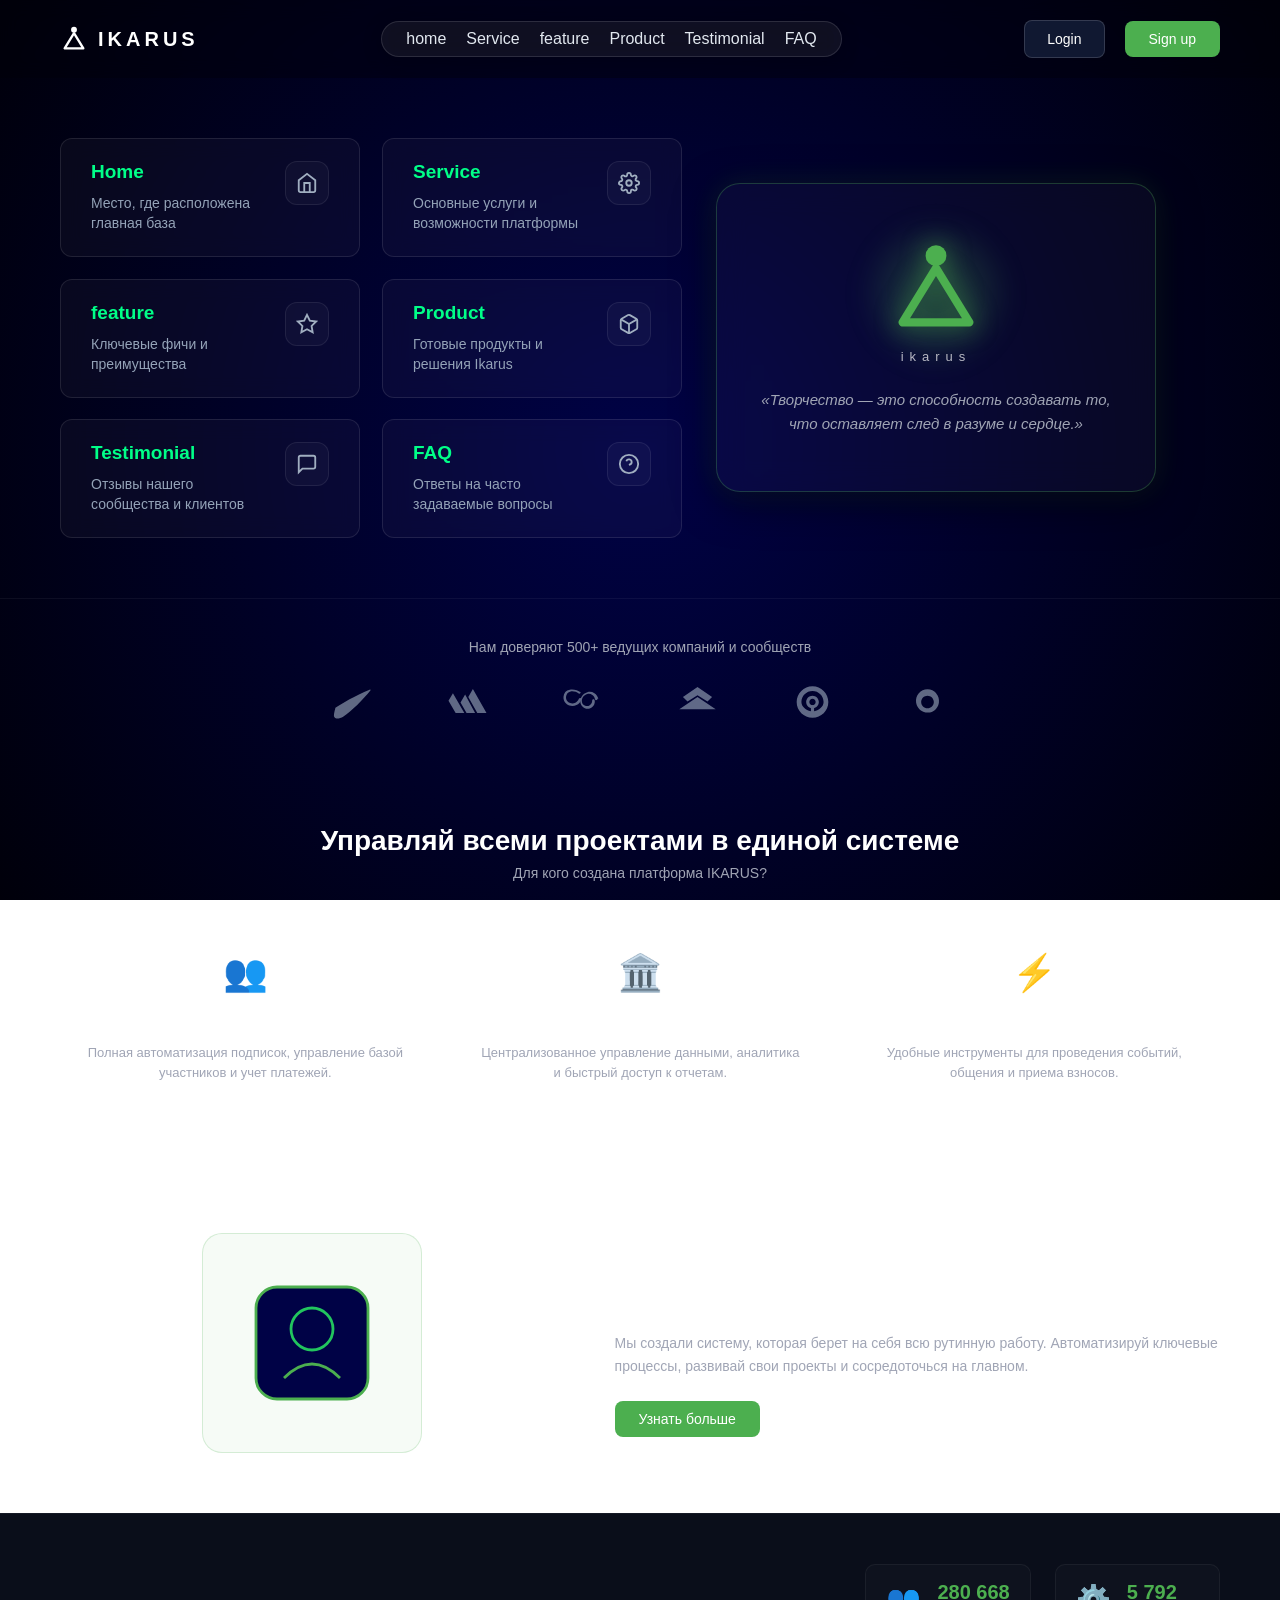
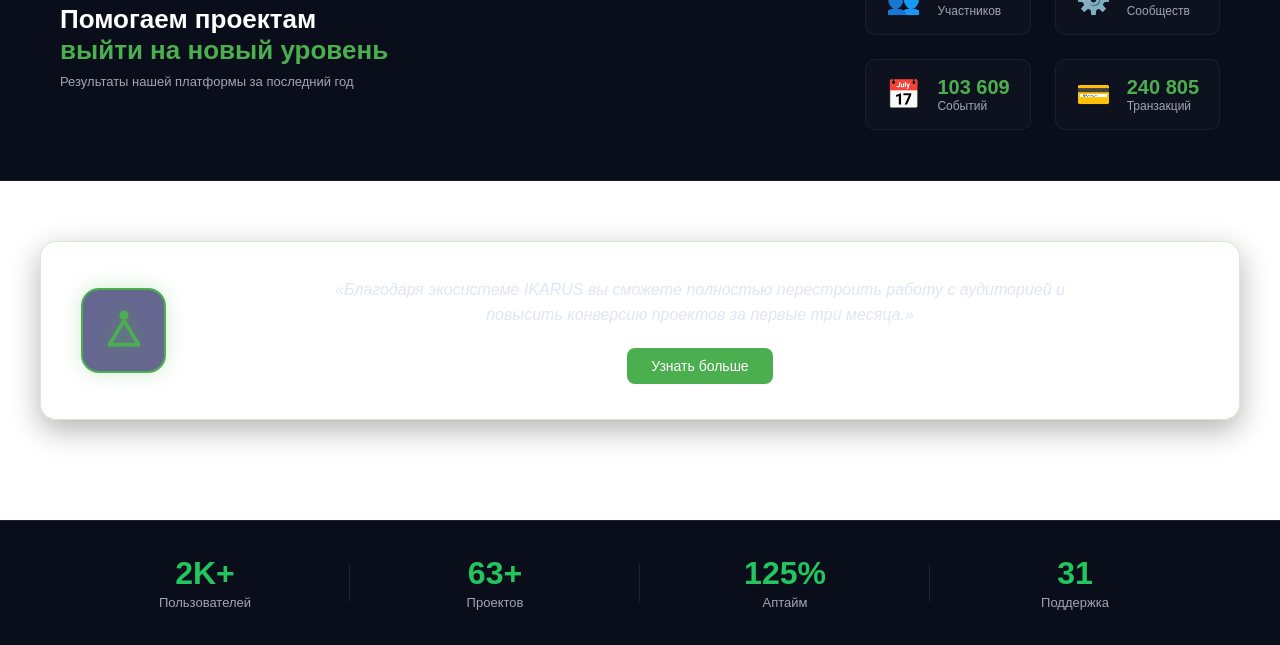
<file: index.html>
<!DOCTYPE html>
<html lang="ru">
<head>
  <meta charset="UTF-8">
  <meta name="viewport" content="width=device-width, initial-scale=1.0">
  <title>IKARUS</title>
  <link rel="stylesheet" href="style.css">
</head>
<body>

  <!-- Шапка сайта -->
  <header class="header">
    <div class="container">
      <div class="logo">
        <svg class="logo-icon" viewBox="0 0 24 24" fill="none" xmlns="http://www.w3.org/2000/svg">
          <polygon points="4,20 20,20 12,7" stroke="currentColor" stroke-width="2" stroke-linejoin="round"/>
          <circle cx="12" cy="4" r="2.5" fill="currentColor"/>
        </svg>
        <span>IKARUS</span>
      </div>

      <nav class="nav">
        <a href="home.html">home</a>
        <a href="service.html">Service</a>
        <a href="feature.html">feature</a>
        <a href="product.html">Product</a>
        <a href="testimonial.html">Testimonial</a>
        <a href="faq.html">FAQ</a>
      </nav>

      <div class="header-buttons">
        <a href="#" class="login">Login</a>
        <a href="#" class="btn">Sign up</a>
      </div>
    </div>
  </header>

 <!-- Главный экран (Hero) -->
<section class="hero" id="home">
  <div class="container hero-container">
    
    <!-- Левый блок: сетка из 6 карточек -->
    <div class="tabs-grid">
 <div class="tabs-grid">
  <a href="home.html" class="tab-card">
    <div class="card-content">
      <h3>Home</h3>
      <p>Место, где расположена главная база</p>
    </div>
    <div class="card-icon-wrap">
      <svg class="tab-icon" viewBox="0 0 24 24" fill="none" stroke="currentColor" stroke-width="2"><path d="M3 9l9-7 9 7v11a2 2 0 0 1-2 2H5a2 2 0 0 1-2-2z"></path><polyline points="9 22 9 12 15 12 15 22"></polyline></svg>
    </div>
  </a>

  <a href="service.html" class="tab-card">
    <div class="card-content">
      <h3>Service</h3>
      <p>Основные услуги и возможности платформы</p>
    </div>
    <div class="card-icon-wrap">
      <svg class="tab-icon" viewBox="0 0 24 24" fill="none" stroke="currentColor" stroke-width="2"><circle cx="12" cy="12" r="3"></circle><path d="M19.4 15a1.65 1.65 0 0 0 .33 1.82l.06.06a2 2 0 0 1 0 2.83 2 2 0 0 1-2.83 0l-.06-.06a1.65 1.65 0 0 0-1.82-.33 1.65 1.65 0 0 0-1 1.51V21a2 2 0 0 1-2 2 2 2 0 0 1-2-2v-.09A1.65 1.65 0 0 0 9 19.4a1.65 1.65 0 0 0-1.82.33l-.06.06a2 2 0 0 1-2.83 0 2 2 0 0 1 0-2.83l.06-.06a1.65 1.65 0 0 0 .33-1.82 1.65 1.65 0 0 0-1.51-1H3a2 2 0 0 1-2-2 2 2 0 0 1 2-2h.09A1.65 1.65 0 0 0 4.6 9a1.65 1.65 0 0 0-.33-1.82l-.06-.06a2 2 0 0 1 0-2.83 2 2 0 0 1 2.83 0l.06.06a1.65 1.65 0 0 0 1.82.33H9a1.65 1.65 0 0 0 1-1.51V3a2 2 0 0 1 2-2 2 2 0 0 1 2 2v.09a1.65 1.65 0 0 0 1 1.51 1.65 1.65 0 0 0 1.82-.33l.06-.06a2 2 0 0 1 2.83 0 2 2 0 0 1 0 2.83l-.06-.06a1.65 1.65 0 0 0-.33 1.82V9c.69 0 1.31.39 1.51 1H21a2 2 0 0 1 2 2 2 2 0 0 1-2 2h-.09c-.6 0-1.15.34-1.51 1z"></path></svg>
    </div>
  </a>

  <a href="feature.html" class="tab-card">
    <div class="card-content">
      <h3>feature</h3>
      <p>Ключевые фичи и преимущества</p>
    </div>
    <div class="card-icon-wrap">
      <svg class="tab-icon" viewBox="0 0 24 24" fill="none" stroke="currentColor" stroke-width="2"><polygon points="12 2 15.09 8.26 22 9.27 17 14.14 18.18 21.02 12 17.77 5.82 21.02 7 14.14 2 9.27 8.91 8.26 12 2"></polygon></svg>
    </div>
  </a>

  <a href="product.html" class="tab-card">
    <div class="card-content">
      <h3>Product</h3>
      <p>Готовые продукты и решения Ikarus</p>
    </div>
    <div class="card-icon-wrap">
      <svg class="tab-icon" viewBox="0 0 24 24" fill="none" stroke="currentColor" stroke-width="2"><path d="M21 16V8a2 2 0 0 0-1-1.73l-7-4a2 2 0 0 0-2 0l-7 4A2 2 0 0 0 3 8v8a2 2 0 0 0 1 1.73l7 4a2 2 0 0 0 2 0l7-4A2 2 0 0 0 21 16z"></path><polyline points="3.27 6.96 12 12.01 20.73 6.96"></polyline><line x1="12" y1="22.08" x2="12" y2="12"></line></svg>
    </div>
  </a>

  <a href="testimonial.html" class="tab-card">
    <div class="card-content">
      <h3>Testimonial</h3>
      <p>Отзывы нашего сообщества и клиентов</p>
    </div>
    <div class="card-icon-wrap">
      <svg class="tab-icon" viewBox="0 0 24 24" fill="none" stroke="currentColor" stroke-width="2"><path d="M21 15a2 2 0 0 1-2 2H7l-4 4V5a2 2 0 0 1 2-2h14a2 2 0 0 1 2 2z"></path></svg>
    </div>
  </a>

  <a href="faq.html" class="tab-card">
    <div class="card-content">
      <h3>FAQ</h3>
      <p>Ответы на часто задаваемые вопросы</p>
    </div>
    <div class="card-icon-wrap">
      <svg class="tab-icon" viewBox="0 0 24 24" fill="none" stroke="currentColor" stroke-width="2"><circle cx="12" cy="12" r="10"></circle><path d="M9.09 9a3 3 0 0 1 5.83 1c0 2-3 3-3 3"></path><line x1="12" y1="17" x2="12.01" y2="17"></line></svg>
    </div>
  </a>
</div>

      <!-- Правый блок: логотип с цитатой -->
      <div class="hero-image">
        <div class="hero-card">
          <svg class="hero-card-icon" viewBox="0 0 24 24" fill="none" xmlns="http://www.w3.org/2000/svg">
            <polygon points="4,20 20,20 12,7" stroke="currentColor" stroke-width="2" stroke-linejoin="round"/>
            <circle cx="12" cy="4" r="2.5" fill="currentColor"/>
          </svg>
          <span class="hero-card-subtitle">IKARUS</span>
          <blockquote class="hero-card-quote">
            «Творчество — это способность создавать то, что оставляет след в разуме и сердце.»
          </blockquote>
        </div>
      </div>

    </div>
  </section>

 <!-- 1. Логотипы партнеров -->
<section class="clients-section">
  <div class="container">
    <p class="clients-title">Нам доверяют 500+ ведущих компаний и сообществ</p>
    <div class="clients-logos">
      <!-- Nike -->
      <span class="client-logo" title="Nike">
        <svg viewBox="0 0 24 24" fill="currentColor"><path d="M21.707 5.293a1 1 0 00-1.414 0l-12 12a1 1 0 01-1.414 0l-4-4a1 1 0 00-1.414 1.414l4 4a3 3 0 004.242 0l12-12a1 1 0 000-1.414z" style="display:none;"/><path d="M9.368 15.713c-2.617 1.34-5.234 1.83-7.234.93C.117 15.736-.316 13.565.253 11.23c.531-2.183 2.05-4.5 4.318-6.528 1.107-.99 2.518-1.39 3.535-1.102 1.354.383 1.832 1.765 1.171 3.25-.807 1.815-2.651 3.823-4.71 5.114-1.291.81-2.073 1.096-2.222.846-.118-.198.113-.77.635-1.558.187-.282.385-.572.585-.868 2.043-3.023 2.766-4.592 1.956-4.957-.451-.203-1.336.037-2.392.834-1.84 1.389-3.328 3.39-4.004 5.21-.555 1.498-.24 2.871.745 3.36 1.884.937 4.71.186 7.436-1.619z" style="display:none;"/><path d="M21.458 5.753c-6.845 3.828-12.83 8.358-16.732 10.87-1.782 1.147-3.21 1.763-4.062 1.342-.814-.401-.892-1.637-.253-3.267C1.3 12.44 3.011 9.94 5.378 7.747c1.378-1.277 2.898-1.69 3.87-1.258.825.367 1.002 1.384.453 2.502-.676 1.375-2.096 2.87-3.714 3.921-1.026.666-1.69.878-1.803.655-.091-.18.117-.674.55-1.382.164-.268.337-.542.513-.82 1.732-2.738 2.378-4.142 1.63-4.471-.417-.184-1.233.033-2.189.755-1.657 1.25-2.99 3.053-3.593 4.693-.503 1.365-.21 2.603.676 3.042 1.688.835 4.22.16 6.664-1.442z" style="display:none;"/><path d="M21.707 6.293c-5.45 2.85-11.23 7.02-15.17 10.35-2.35 1.99-4.08 2.85-5.26 2.18-1.12-.63-1.22-2.4-.33-4.66C1.84 11.89 4.1 8.52 7.09 5.61c1.82-1.78 3.83-2.36 5.09-1.76 1.08.51 1.3 1.93.59 3.49-.89 1.92-2.76 4.01-4.89 5.48-1.35.93-2.22 1.23-2.37.92-.12-.25.15-.94.72-1.93.22-.38.44-.76.67-1.15 2.28-3.83 3.13-5.79 2.14-6.25-.55-.26-1.62.05-2.88 1.06-2.18 1.75-3.93 4.27-4.72 6.56-.66 1.91-.28 3.64.89 4.25 2.22 1.17 5.55.22 8.77-2.02z" style="display:none;"/><path d="M1.2 15.6C5.5 12.8 13.5 8 22.8 4.2c.4-.2.8.2.5.6-4.5 5.5-12 13.3-17 16.3-2.5 1.5-4.8 1.8-5.7.5-.8-1.2.1-3.6.6-6z"/></svg>
      </span>

      <!-- Adidas -->
      <span class="client-logo" title="Adidas">
        <svg viewBox="0 0 24 24" fill="currentColor"><path d="M24 19.5h-5.2L12 8.3 15.3 3 24 19.5zM17.5 19.5h-4.8L8 11.2 10.9 6.2l6.6 13.3zm-6.2 0H6.5L0 8.2l2.8-4.9 8.5 16.2z" style="display:none;"/><path d="M22.5 19.5H18L10.2 6.5l2.6-4.5L22.5 19.5zm-5.8 0h-4.3L5.3 8.3l2.5-4.3 8.9 15.5zm-5.7 0H6.5L0 9.2l2.4-4.2 8.6 14.5z" style="display:none;"/><path d="M24 19H18.2L12.5 8.8l2.9-5L24 19zm-7.2 0h-5.4l-3.8-6.7 2.9-5 6.3 11.7zm-6.8 0H4.5L0 11.2l2.8-4.8 7.2 12.6z"/></svg>
      </span>

      <!-- Puma -->
      <span class="client-logo" title="Puma">
        <svg viewBox="0 0 24 24" fill="currentColor"><path d="M21.8 8.6c-.4-.5-1-.8-1.6-.7-.5.1-.9.4-1.2.8-.7.9-1.4 1.7-2.2 2.5-.2.2-.5.3-.8.2-.3-.1-.5-.4-.5-.7.2-1.3.8-2.6 1.7-3.6.4-.5.8-1 1.3-1.4.3-.2.4-.6.2-.9-.1-.3-.4-.5-.7-.4-1.3.2-2.5.8-3.5 1.6-1.2 1-2.1 2.3-2.8 3.7-.1.3-.4.5-.7.4-.3-.1-.5-.4-.4-.7.4-1.7 1.2-3.3 2.4-4.6 1.1-1.2 2.5-2.1 4.1-2.6.4-.1.7-.5.6-.9-.1-.4-.5-.7-.9-.6-2 .6-3.8 1.8-5.2 3.3-1.4 1.5-2.3 3.4-2.8 5.4-.1.3-.4.5-.7.4-.2 0-.4-.2-.5-.4C5.4 7.2 3.6 5.8 1.5 5c-.4-.2-.9 0-1.1.4-.2.4 0 .9.4 1.1 1.8.7 3.3 1.9 4.3 3.5.2.3.1.7-.2.9-.8.6-1.5 1.3-2.1 2.1-.2.3-.6.4-.9.2-.3-.2-.4-.6-.2-.9.7-.9 1.5-1.7 2.4-2.4.3-.2.7-.2 1 0 .2.2.3.5.2.8-.3 1.2-.4 2.5-.2 3.7.2 1.2.8 2.3 1.7 3.2 1.3 1.3 3.1 2.1 5 2.3 2 .2 4-.3 5.7-1.3 1.3-.8 2.4-1.9 3.2-3.2.3-.5.2-1.1-.3-1.4-.4-.3-1-.2-1.3.2-.7 1.1-1.6 2-2.7 2.7-1.4.8-3.1 1.2-4.7 1-1.6-.1-3.1-.8-4.2-1.9-.8-.8-1.3-1.7-1.5-2.7-.2-1 .1-2.1.5-3 .1-.3.4-.5.7-.4.3.1.5.4.4.7-.2.5-.3 1.1-.3 1.6 0 .5.2 1 .4 1.5.2.3.5.5.8.4.3-.1.5-.4.4-.7-.1-.3-.1-.6-.1-.9 0-.6.2-1.2.5-1.7.3-.5.8-.9 1.3-1.2.3-.2.7-.2 1 0 .3.2.4.5.3.8-.2.7-.2 1.4-.1 2.1.2.8.6 1.5 1.2 2.1.8.8 1.9 1.3 3 1.4 1.1.1 2.2-.2 3.1-.8 1-.6 1.8-1.5 2.3-2.5.4-.8.6-1.7.5-2.6 0-.8-.3-1.6-.8-2.3z" style="display:none;"/><path d="M21.5 8.2c-.8-1.1-2-1.8-3.3-2-1.3-.2-2.7.2-3.8 1-1.3.9-2.3 2.2-2.9 3.7-.2.5-.1 1.1.3 1.5.4.4 1 .5 1.5.3 1-.4 2.1-.5 3.1-.2 1 .3 1.9.9 2.5 1.8.6.9.8 2 .6 3-.2 1-.8 1.9-1.6 2.5-1.1.8-2.5 1.1-3.8.9-1.3-.2-2.5-.9-3.3-2-.5-.7-.8-1.5-.9-2.4 0-.4-.3-.8-.7-.9-.4-.1-.8.1-1 .5-.4 1.2-.3 2.5.2 3.6.5 1.2 1.5 2.1 2.7 2.7 1.5.7 3.2.8 4.8.4 1.6-.4 3-1.4 3.9-2.7 1.1-1.6 1.4-3.5 1-5.4-.3-1.8-1.4-3.4-2.9-4.3 1-.3 2.1-.2 3 .3.9.5 1.6 1.3 2 2.3.2.4.6.6 1 .5.4-.2.6-.6.5-1-.3-1.4-1.2-2.6-2.4-3.3z" style="display:none;"/><path d="M22 10c-.3-1.5-1.2-2.8-2.5-3.6-1.3-.8-2.9-1-4.4-.6-1.5.4-2.8 1.4-3.6 2.7-.8 1.3-1.1 2.9-.7 4.4.2.8.7 1.5 1.3 2.1.6.6 1.4 1 2.2 1.2 1.2.3 2.5 0 3.5-.7 1-.7 1.7-1.8 1.9-3 .1-.5.1-1 0-1.5-.1-.4-.4-.7-.8-.7-.4 0-.7.3-.8.7 0 .3 0 .7-.1 1-.2.8-.7 1.5-1.4 2-.7.5-1.6.7-2.4.5-.6-.1-1.1-.4-1.6-.8-.4-.4-.8-1-.9-1.6-.3-1.1 0-2.3.6-3.2.6-.9 1.6-1.6 2.7-1.9 1.1-.3 2.3-.1 3.2.5.9.6 1.5 1.6 1.7 2.7.1.4.5.7.9.6.4-.1.7-.5.6-.9z"/><path d="M11 6c-2-1.5-4.5-2.2-7-1.8C1.5 4.6.2 6.2 0 8.7c-.1 1.2.2 2.4.9 3.4.7 1 1.7 1.7 2.8 2.1 1.5.5 3.1.4 4.5-.3 1.4-.7 2.5-1.9 3-3.4.1-.4-.1-.8-.5-1-.4-.1-.8.1-1 .5-.4 1.1-1.2 2-2.2 2.5-1 .5-2.2.6-3.3.2-.8-.3-1.5-.8-2-1.5-.5-.7-.7-1.6-.6-2.5.2-1.8 1.2-3 2.9-3.4 1.8-.3 3.7.2 5.1 1.3.3.3.8.2 1-.1.3-.4.2-.9-.1-1.2z"/></svg>
      </span>

      <!-- Reebok -->
      <span class="client-logo" title="Reebok">
        <svg viewBox="0 0 24 24" fill="currentColor"><path d="M24 15.5L13.8 8.8l3.4-3.4L24 10.1v5.4zM0 15.5l10.2-6.7-3.4-3.4L0 10.1v5.4zm12-3.8l8.5 5.6H3.5l8.5-5.6z" style="display:none;"/><path d="M23.5 16.5L12 8.8 0.5 16.5H23.5zM12 2.5L2.8 8.8l2.9 2.9L12 7.8l6.3 3.9 2.9-2.9L12 2.5z"/></svg>
      </span>

      <!-- The North Face -->
      <span class="client-logo" title="The North Face">
        <svg viewBox="0 0 24 24" fill="currentColor"><path d="M12 3c-5 0-9 4-9 9s4 9 9 9 9-4 9-9-4-9-9-9zm0 16c-3.9 0-7-3.1-7-7s3.1-7 7-7 7 3.1 7 7-3.1 7-7 7z" style="display:none;"/><path d="M12 2C6.5 2 2 6.5 2 12s4.5 10 10 10 10-4.5 10-10S17.5 2 12 2zm1 15.8V15c0-.6-.4-1-1-1s-1 .4-1 1v2.8C7.6 17.1 5 14.8 5 12c0-3.9 3.1-7 7-7s7 3.1 7 7c0 2.8-2.6 5.1-6 5.8z"/><path d="M12 8c-2.2 0-4 1.8-4 4s1.8 4 4 4 4-1.8 4-4-1.8-4-4-4zm0 6c-1.1 0-2-.9-2-2s.9-2 2-2 2 .9 2 2-.9 2-2 2z"/></svg>
      </span>

      <!-- Under Armour -->
      <span class="client-logo" title="Under Armour">
        <svg viewBox="0 0 24 24" fill="currentColor"><path d="M12 2C8.7 2 6 4.7 6 8c0 2.2 1.2 4.1 3 5.2V15c-1.8-1.1-3-3-3-5.2 0-3.3 2.7-6 6-6s6 2.7 6 6c0 2.2-1.2 4.1-3 5.2v-1.8c1.8-1.1 3-3 3-5.2 0-3.3-2.7-6-6-6z" style="display:none;"/><path d="M17.5 6.5C16.1 4.9 14.2 4 12 4S7.9 4.9 6.5 6.5C5.1 8.1 4.5 10.2 4.8 12.3c.4 2.6 2.1 4.8 4.5 5.8 1.7.7 3.7.8 5.4.2 2.4-1 4.1-3.2 4.5-5.8.3-2.1-.3-4.2-1.7-5.8zM12 16c-2.2 0-4-1.8-4-4s1.8-4 4-4 4 1.8 4 4-1.8 4-4 4z"/></svg>
      </span>
    </div>
  </div>
</section>

  <!-- 2. Сетка услуг (Управляй системой) -->
  <section class="services-overview">
    <div class="container">
      <h2 class="section-title">Управляй всеми проектами в единой системе</h2>
      <p class="section-subtitle">Для кого создана платформа IKARUS?</p>
      
      <div class="services-grid">
        <div class="service-card">
          <div class="service-icon">👥</div>
          <h3>Организации</h3>
          <p>Полная автоматизация подписок, управление базой участников и учет платежей.</p>
        </div>

        <div class="service-card">
          <div class="service-icon">🏛️</div>
          <h3>Ассоциации</h3>
          <p>Централизованное управление данными, аналитика и быстрый доступ к отчетам.</p>
        </div>

        <div class="service-card">
          <div class="service-icon">⚡</div>
          <h3>Клубы и Группы</h3>
          <p>Удобные инструменты для проведения событий, общения и приема взносов.</p>
        </div>
      </div>
    </div>
  </section>

  <!-- 3. Информационный блок -->
  <section class="feature-block">
    <div class="container feature-flex">
      <div class="feature-media">
        <div class="media-box">
          <svg viewBox="0 0 100 100" class="feature-svg">
            <rect x="10" y="10" width="80" height="80" rx="15" fill="#000246" stroke="#4CAF4F" stroke-width="2"/>
            <circle cx="50" cy="40" r="15" stroke="#22c55e" stroke-width="2" fill="none"/>
            <path d="M 30 75 Q 50 55 70 75" stroke="#4CAF4F" stroke-width="2" fill="none"/>
          </svg>
        </div>
      </div>
      <div class="feature-info">
        <h2>Скрытые возможности 3 лет разработки IKARUS</h2>
        <p>Мы создали систему, которая берет на себя всю рутинную работу. Автоматизируй ключевые процессы, развивай свои проекты и сосредоточься на главном.</p>
        <a href="#" class="btn">Узнать больше</a>
      </div>
    </div>
  </section>

  <!-- 4. Достижения -->
  <section class="achievements-section">
    <div class="container achievements-flex">
      <div class="achievements-text">
        <h2>Помогаем проектам <br><span class="highlight">выйти на новый уровень</span></h2>
        <p>Результаты нашей платформы за последний год</p>
      </div>
      <div class="achievements-grid">
        <div class="achieve-card">
          <span class="achieve-icon">👥</span>
          <div>
            <h3>2,245,341</h3>
            <p>Участников</p>
          </div>
        </div>
        <div class="achieve-card">
          <span class="achieve-icon">⚙️</span>
          <div>
            <h3>46,328</h3>
            <p>Сообществ</p>
          </div>
        </div>
        <div class="achieve-card">
          <span class="achieve-icon">📅</span>
          <div>
            <h3>828,867</h3>
            <p>Событий</p>
          </div>
        </div>
        <div class="achieve-card">
          <span class="achieve-icon">💳</span>
          <div>
            <h3>1,926,436</h3>
            <p>Транзакций</p>
          </div>
        </div>
      </div>
    </div>
  </section>

  <!-- 5. Обновленный баннер IKARUS -->
  <section class="case-section">
    <div class="container case-flex">
      <div class="case-badge">
        <svg class="case-logo-icon" viewBox="0 0 24 24" fill="none" xmlns="http://www.w3.org/2000/svg">
          <polygon points="4,20 20,20 12,7" stroke="currentColor" stroke-width="2" stroke-linejoin="round"/>
          <circle cx="12" cy="4" r="2.5" fill="currentColor"/>
        </svg>
      </div>
      <div class="case-content">
        <p class="case-quote">«Благодаря экосистеме IKARUS вы сможете полностью перестроить работу с аудиторией и повысить конверсию проектов за первые три месяца.»</p>
        <a href="#" class="btn">Узнать больше</a>
      </div>
    </div>
  </section>

  <!-- Секция статистики -->
  <section class="stats-section">
    <div class="container stats-container">
      <div class="stat-item">
        <span class="stat-number">10K+</span>
        <span class="stat-label">Пользователей</span>
      </div>
      <div class="stat-item">
        <span class="stat-number">500+</span>
        <span class="stat-label">Проектов</span>
      </div>
      <div class="stat-item">
        <span class="stat-number">99.9%</span>
        <span class="stat-label">Аптайм</span>
      </div>
      <div class="stat-item">
        <span class="stat-number">24/7</span>
        <span class="stat-label">Поддержка</span>
      </div>
    </div>
  </section>

 <!-- Модальное окно (Login / Sign Up) -->
<div class="modal-overlay" id="auth-modal">
  <div class="modal-box">
    <button class="modal-close">&times;</button>
    <h3 id="modal-title">Вход в систему</h3>
    
    <!-- Форма входа -->
    <form class="modal-form" id="auth-form">
      <input type="email" placeholder="Ваш Email" required>
      <input type="password" placeholder="Пароль" required>
      <button type="submit" class="btn modal-submit">Продолжить</button>
    </form>

    <!-- Блок с успешным сообщением (скрыт по умолчанию) -->
    <div id="success-message" class="success-message" style="display: none;">
      <div class="success-icon">✓</div>
      <h4>Спасибо!</h4>
      <p>заработай сначало денег.</p>
    </div>
  </div>
</div>

  <!-- Подключение JS -->
  <script src="script.js"></script>
</body>
</html>
</file>
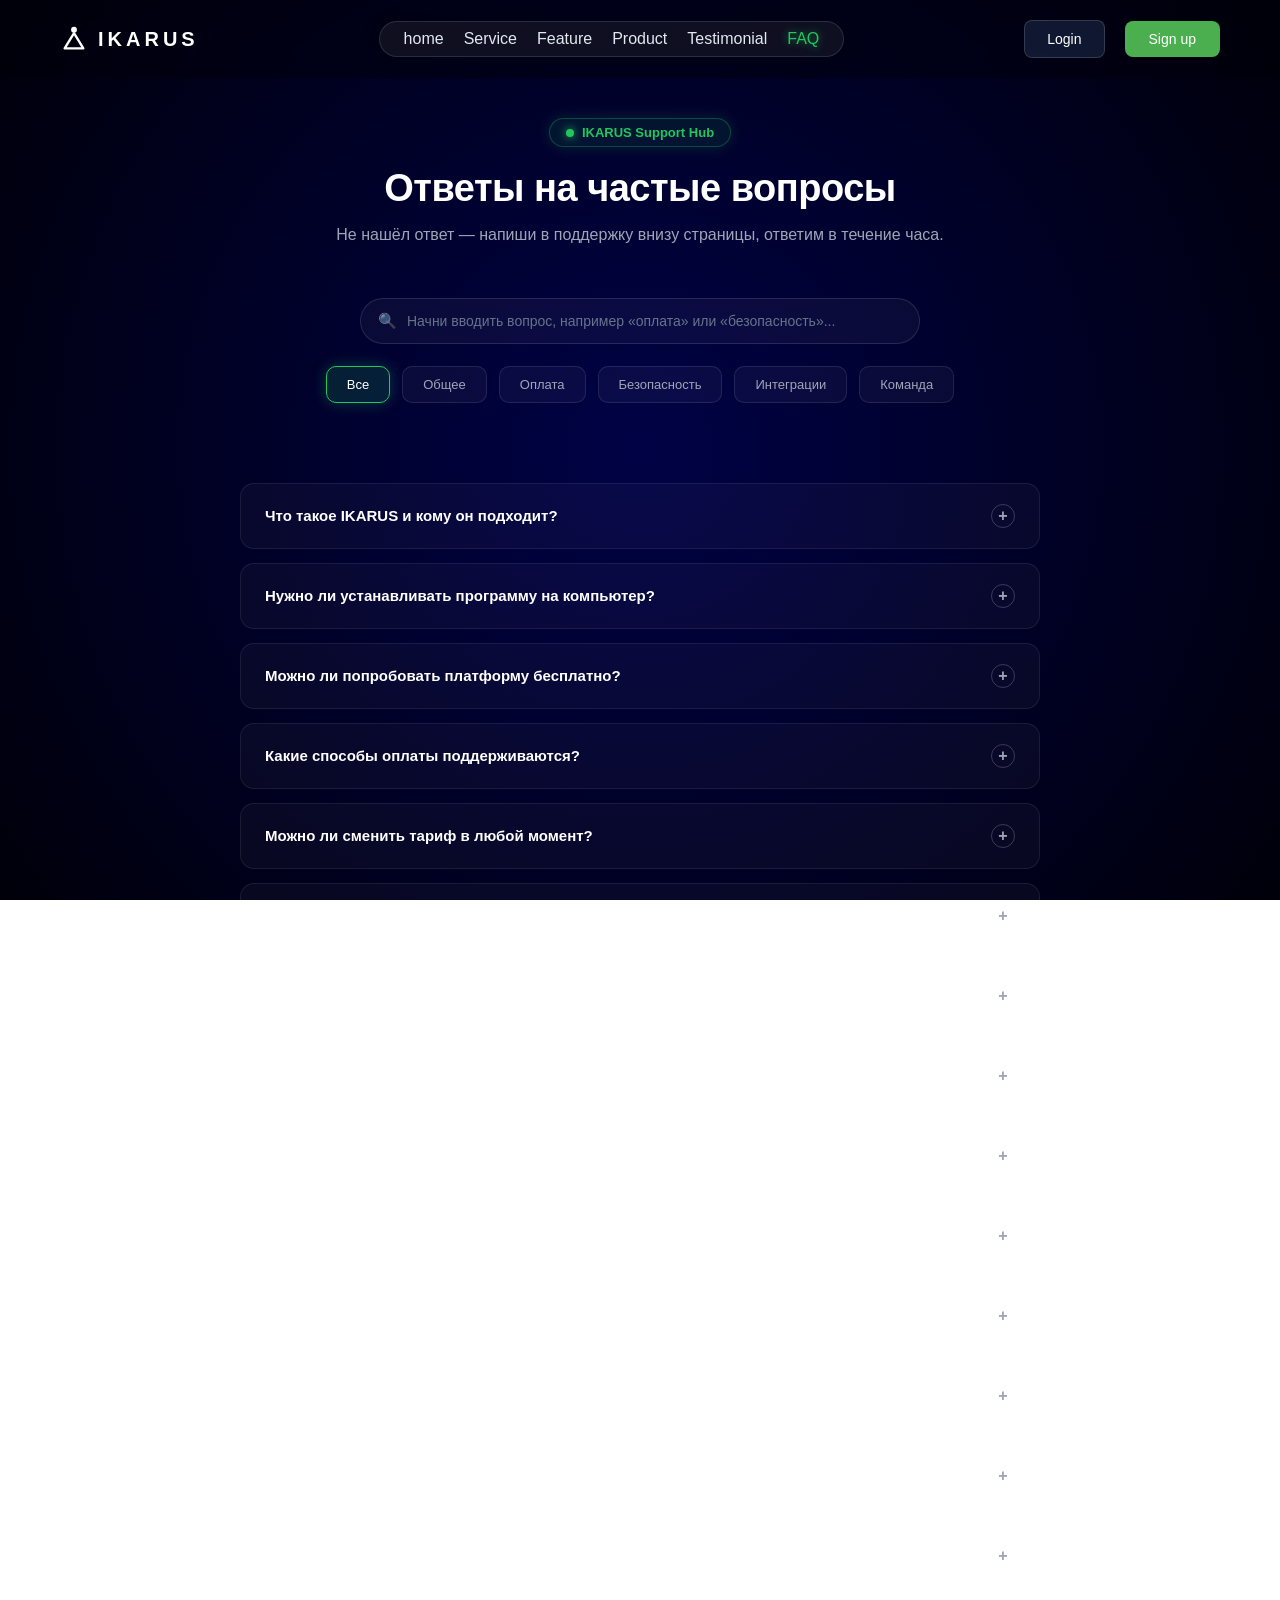
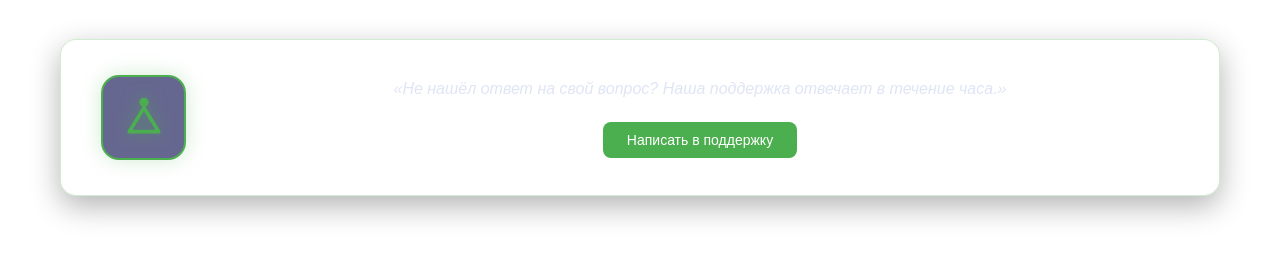
<file: faq.html>
<!DOCTYPE html>
<html lang="ru">
<head>
  <meta charset="UTF-8">
  <meta name="viewport" content="width=device-width, initial-scale=1.0">
  <title>FAQ — IKARUS</title>
  <link rel="stylesheet" href="style.css">
</head>
<body>

  <!-- Шапка сайта -->
  <header class="header">
    <div class="container">
      <a href="index.html" class="logo" style="text-decoration:none;">
        <svg class="logo-icon" viewBox="0 0 24 24" fill="none" xmlns="http://www.w3.org/2000/svg">
          <polygon points="4,20 20,20 12,7" stroke="currentColor" stroke-width="2" stroke-linejoin="round"/>
          <circle cx="12" cy="4" r="2.5" fill="currentColor"/>
        </svg>
        <span>IKARUS</span>
      </a>

      <nav class="nav">
        <a href="home.html">home</a>
        <a href="service.html">Service</a>
        <a href="feature.html">Feature</a>
        <a href="product.html">Product</a>
        <a href="testimonial.html">Testimonial</a>
        <a href="faq.html" class="active">FAQ</a>
      </nav>

      <div class="header-buttons">
        <a href="#" class="login">Login</a>
        <a href="#" class="btn">Sign up</a>
      </div>
    </div>
  </header>

  <div class="home-wrapper container">

    <!-- Заголовок страницы -->
    <section class="home-hero-status reveal">
      <div class="status-pill">
        <span class="pulse-indicator"></span> IKARUS Support Hub
      </div>
      <h1 class="home-title">Ответы на частые вопросы</h1>
      <p class="home-subtitle">Не нашёл ответ — напиши в поддержку внизу страницы, ответим в течение часа.</p>
    </section>

    <!-- Поиск + фильтр по категориям -->
    <section class="reveal">
      <div class="faq-search-wrap">
        <span class="faq-search-icon">🔍</span>
        <input type="text" id="faq-search" class="faq-search-input" placeholder="Начни вводить вопрос, например «оплата» или «безопасность»...">
      </div>

      <div class="calc-tabs" id="faq-filters" style="margin-top: 22px;">
        <button class="calc-tab-btn active" data-category="all">Все</button>
        <button class="calc-tab-btn" data-category="general">Общее</button>
        <button class="calc-tab-btn" data-category="billing">Оплата</button>
        <button class="calc-tab-btn" data-category="security">Безопасность</button>
        <button class="calc-tab-btn" data-category="integrations">Интеграции</button>
        <button class="calc-tab-btn" data-category="team">Команда</button>
      </div>
    </section>

    <!-- Аккордеон вопросов -->
    <section class="reveal">
      <div class="faq-list" id="faq-list">

        <div class="faq-item" data-category="general">
          <button class="faq-question">Что такое IKARUS и кому он подходит?
            <span class="faq-icon">+</span>
          </button>
          <div class="faq-answer">
            <p>IKARUS — платформа для управления проектами, автоматизации рутины и аналитики. Подходит командам от 1 до нескольких тысяч человек: стартапам, агентствам и крупным организациям.</p>
          </div>
        </div>

        <div class="faq-item" data-category="general">
          <button class="faq-question">Нужно ли устанавливать программу на компьютер?
            <span class="faq-icon">+</span>
          </button>
          <div class="faq-answer">
            <p>Нет, IKARUS работает полностью в браузере. Есть также мобильное приложение для iOS и Android для доступа на ходу.</p>
          </div>
        </div>

        <div class="faq-item" data-category="general">
          <button class="faq-question">Можно ли попробовать платформу бесплатно?
            <span class="faq-icon">+</span>
          </button>
          <div class="faq-answer">
            <p>Да, доступен бесплатный пробный период на 14 дней без привязки карты. После окончания можно выбрать подходящий тариф или продолжить на бесплатном плане с ограничениями.</p>
          </div>
        </div>

        <div class="faq-item" data-category="billing">
          <button class="faq-question">Какие способы оплаты поддерживаются?
            <span class="faq-icon">+</span>
          </button>
          <div class="faq-answer">
            <p>Принимаем оплату банковскими картами Visa и Mastercard, а также по счёту для юридических лиц с закрывающими документами.</p>
          </div>
        </div>

        <div class="faq-item" data-category="billing">
          <button class="faq-question">Можно ли сменить тариф в любой момент?
            <span class="faq-icon">+</span>
          </button>
          <div class="faq-answer">
            <p>Да, повышение или понижение тарифа доступно в любой момент из личного кабинета. Разница в стоимости пересчитывается автоматически пропорционально оставшимся дням.</p>
          </div>
        </div>

        <div class="faq-item" data-category="billing">
          <button class="faq-question">Что будет, если я отменю подписку?
            <span class="faq-icon">+</span>
          </button>
          <div class="faq-answer">
            <p>Доступ сохранится до конца оплаченного периода. Данные хранятся ещё 90 дней после отмены — их можно выгрузить или восстановить подписку в любой момент.</p>
          </div>
        </div>

        <div class="faq-item" data-category="security">
          <button class="faq-question">Как защищены данные компании?
            <span class="faq-icon">+</span>
          </button>
          <div class="faq-answer">
            <p>Все данные шифруются при передаче и хранении (TLS 1.3 и AES-256). Доступ к инфраструктуре ограничен и логируется, регулярно проводятся независимые аудиты безопасности.</p>
          </div>
        </div>

        <div class="faq-item" data-category="security">
          <button class="faq-question">Поддерживается ли двухфакторная аутентификация?
            <span class="faq-icon">+</span>
          </button>
          <div class="faq-answer">
            <p>Да, 2FA можно включить для всей команды в настройках безопасности. Также поддерживается вход через SSO для корпоративных клиентов.</p>
          </div>
        </div>

        <div class="faq-item" data-category="security">
          <button class="faq-question">Где физически хранятся данные?
            <span class="faq-icon">+</span>
          </button>
          <div class="faq-answer">
            <p>Данные хранятся в сертифицированных дата-центрах уровня Tier III с резервным копированием в другой географической зоне.</p>
          </div>
        </div>

        <div class="faq-item" data-category="integrations">
          <button class="faq-question">С какими сервисами можно интегрировать IKARUS?
            <span class="faq-icon">+</span>
          </button>
          <div class="faq-answer">
            <p>Из коробки доступны интеграции с популярными CRM, платёжными системами, мессенджерами и календарями. Для остального есть открытое API и вебхуки.</p>
          </div>
        </div>

        <div class="faq-item" data-category="integrations">
          <button class="faq-question">Есть ли публичное API?
            <span class="faq-icon">+</span>
          </button>
          <div class="faq-answer">
            <p>Да, REST API доступно на тарифах Про и выше. Документация и примеры запросов доступны в личном кабинете разработчика.</p>
          </div>
        </div>

        <div class="faq-item" data-category="team">
          <button class="faq-question">Сколько участников можно добавить в команду?
            <span class="faq-icon">+</span>
          </button>
          <div class="faq-answer">
            <p>На тарифе Стандарт — до 10 участников, на тарифе Про — без ограничений. Ролями и правами доступа можно управлять для каждого отдельно.</p>
          </div>
        </div>

        <div class="faq-item" data-category="team">
          <button class="faq-question">Можно ли ограничить доступ к отдельным проектам?
            <span class="faq-icon">+</span>
          </button>
          <div class="faq-answer">
            <p>Да, у каждого проекта есть собственные настройки доступа — можно открыть его только определённым участникам или отделам.</p>
          </div>
        </div>

        <div class="faq-item" data-category="general">
          <button class="faq-question">Есть ли поддержка на русском языке?
            <span class="faq-icon">+</span>
          </button>
          <div class="faq-answer">
            <p>Да, интерфейс и служба поддержки полностью работают на русском языке, а также ещё на 11 других языках.</p>
          </div>
        </div>

      </div>

      <p class="faq-empty" id="faq-empty" style="display:none;">Ничего не найдено — попробуй другой запрос или категорию.</p>
    </section>

    <!-- CTA-баннер -->
    <section class="case-section reveal" style="padding: 0;">
      <div class="case-flex">
        <div class="case-badge">
          <svg class="case-logo-icon" viewBox="0 0 24 24" fill="none" xmlns="http://www.w3.org/2000/svg">
            <polygon points="4,20 20,20 12,7" stroke="currentColor" stroke-width="2" stroke-linejoin="round"/>
            <circle cx="12" cy="4" r="2.5" fill="currentColor"/>
          </svg>
        </div>
        <div class="case-content">
          <p class="case-quote">«Не нашёл ответ на свой вопрос? Наша поддержка отвечает в течение часа.»</p>
          <a href="#" class="btn">Написать в поддержку</a>
        </div>
      </div>
    </section>

  </div>

  <!-- Модальное окно (Login / Sign Up) -->
  <div class="modal-overlay" id="auth-modal">
    <div class="modal-box">
      <button class="modal-close">&times;</button>
      <h3 id="modal-title">Вход в систему</h3>

      <form class="modal-form" id="auth-form">
        <input type="email" placeholder="Ваш Email" required>
        <input type="password" placeholder="Пароль" required>
        <button type="submit" class="btn modal-submit">Продолжить</button>
      </form>

      <div id="success-message" class="success-message" style="display: none;">
        <div class="success-icon">✓</div>
        <h4>Спасибо!</h4>
        <p>Мы свяжемся с тобой в ближайшее время.</p>
      </div>
    </div>
  </div>

  <script src="script.js"></script>
</body>
</html>
</file>
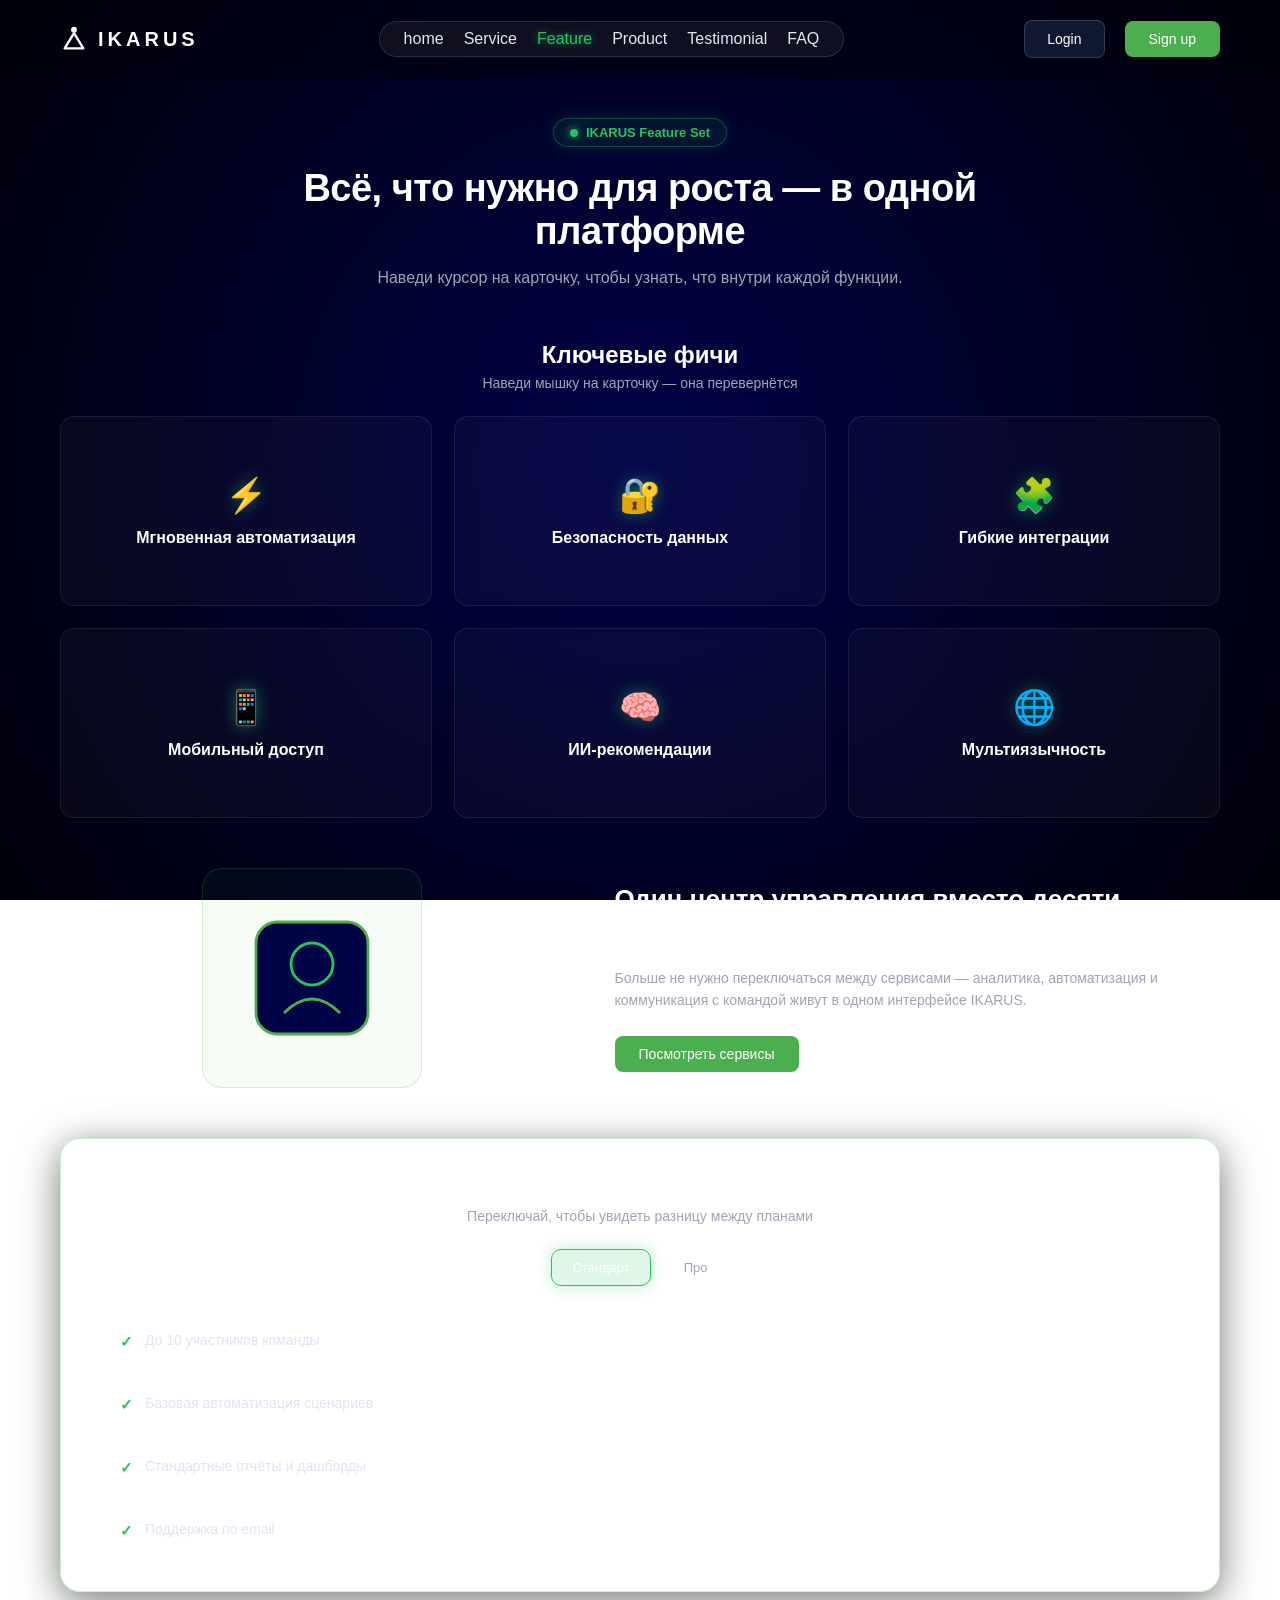
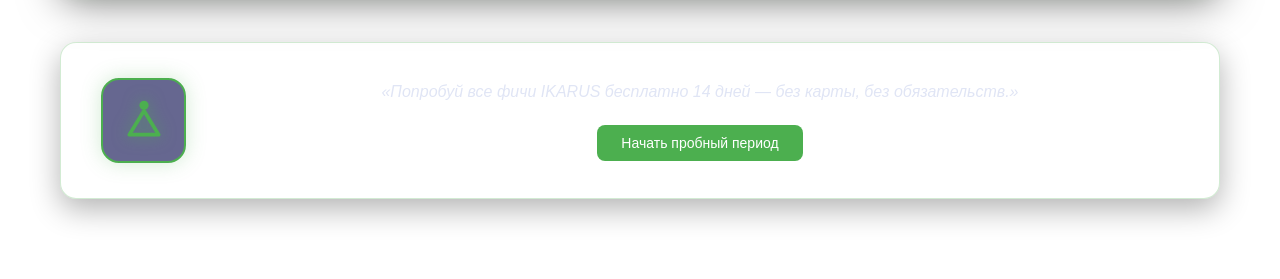
<file: feature.html>
<!DOCTYPE html>
<html lang="ru">
<head>
  <meta charset="UTF-8">
  <meta name="viewport" content="width=device-width, initial-scale=1.0">
  <title>Feature — IKARUS</title>
  <link rel="stylesheet" href="style.css">
</head>
<body>

  <!-- Шапка сайта (идентична остальным страницам) -->
  <header class="header">
    <div class="container">
      <a href="index.html" class="logo" style="text-decoration:none;">
        <svg class="logo-icon" viewBox="0 0 24 24" fill="none" xmlns="http://www.w3.org/2000/svg">
          <polygon points="4,20 20,20 12,7" stroke="currentColor" stroke-width="2" stroke-linejoin="round"/>
          <circle cx="12" cy="4" r="2.5" fill="currentColor"/>
        </svg>
        <span>IKARUS</span>
      </a>

      <nav class="nav">
        <a href="home.html">home</a>
        <a href="service.html">Service</a>
        <a href="feature.html" class="active">Feature</a>
        <a href="product.html">Product</a>
        <a href="testimonial.html">Testimonial</a>
        <a href="faq.html">FAQ</a>
      </nav>

      <div class="header-buttons">
        <a href="#" class="login">Login</a>
        <a href="#" class="btn">Sign up</a>
      </div>
    </div>
  </header>

  <div class="home-wrapper container">

    <!-- Заголовок страницы -->
    <section class="home-hero-status">
      <div class="status-pill">
        <span class="pulse-indicator"></span> IKARUS Feature Set
      </div>
      <h1 class="home-title">Всё, что нужно для роста — в одной платформе</h1>
      <p class="home-subtitle">Наведи курсор на карточку, чтобы узнать, что внутри каждой функции.</p>
    </section>

    <!-- Флип-карточки с ключевыми фичами -->
    <section>
      <div class="calc-header">
        <h2>Ключевые фичи</h2>
        <p>Наведи мышку на карточку — она перевернётся</p>
      </div>

      <div class="flip-grid">
        <div class="flip-card">
          <div class="flip-card-inner">
            <div class="flip-card-front">
              <div class="feature-flip-icon">⚡</div>
              <h3>Мгновенная автоматизация</h3>
            </div>
            <div class="flip-card-back">
              <p>Настраивай сценарии в пару кликов — система реагирует на события за миллисекунды.</p>
            </div>
          </div>
        </div>

        <div class="flip-card">
          <div class="flip-card-inner">
            <div class="flip-card-front">
              <div class="feature-flip-icon">🔐</div>
              <h3>Безопасность данных</h3>
            </div>
            <div class="flip-card-back">
              <p>Шифрование на уровне банков и полный контроль доступа для каждого участника команды.</p>
            </div>
          </div>
        </div>

        <div class="flip-card">
          <div class="flip-card-inner">
            <div class="flip-card-front">
              <div class="feature-flip-icon">🧩</div>
              <h3>Гибкие интеграции</h3>
            </div>
            <div class="flip-card-back">
              <p>Подключай CRM, платёжные системы и мессенджеры без единой строчки кода.</p>
            </div>
          </div>
        </div>

        <div class="flip-card">
          <div class="flip-card-inner">
            <div class="flip-card-front">
              <div class="feature-flip-icon">📱</div>
              <h3>Мобильный доступ</h3>
            </div>
            <div class="flip-card-back">
              <p>Управляй проектами и получай уведомления с любого устройства в любой точке мира.</p>
            </div>
          </div>
        </div>

        <div class="flip-card">
          <div class="flip-card-inner">
            <div class="flip-card-front">
              <div class="feature-flip-icon">🧠</div>
              <h3>ИИ-рекомендации</h3>
            </div>
            <div class="flip-card-back">
              <p>Платформа сама подсказывает, какие процессы стоит оптимизировать в первую очередь.</p>
            </div>
          </div>
        </div>

        <div class="flip-card">
          <div class="flip-card-inner">
            <div class="flip-card-front">
              <div class="feature-flip-icon">🌐</div>
              <h3>Мультиязычность</h3>
            </div>
            <div class="flip-card-back">
              <p>Интерфейс и уведомления автоматически подстраиваются под язык каждого пользователя.</p>
            </div>
          </div>
        </div>
      </div>
    </section>

    <!-- Спотлайт-фича -->
    <section class="feature-block" style="padding: 0;">
      <div class="feature-flex">
        <div class="feature-media">
          <div class="media-box">
            <svg viewBox="0 0 100 100" class="feature-svg">
              <rect x="10" y="10" width="80" height="80" rx="15" fill="#000246" stroke="#4CAF4F" stroke-width="2"/>
              <circle cx="50" cy="40" r="15" stroke="#22c55e" stroke-width="2" fill="none"/>
              <path d="M 30 75 Q 50 55 70 75" stroke="#4CAF4F" stroke-width="2" fill="none"/>
            </svg>
          </div>
        </div>
        <div class="feature-info">
          <h2>Один центр управления вместо десяти вкладок</h2>
          <p>Больше не нужно переключаться между сервисами — аналитика, автоматизация и коммуникация с командой живут в одном интерфейсе IKARUS.</p>
          <a href="service.html" class="btn">Посмотреть сервисы</a>
        </div>
      </div>
    </section>

    <!-- Сравнение тарифов по фичам -->
    <section class="calc-card-container">
      <div class="calc-header">
        <h2>Что входит в твой тариф</h2>
        <p>Переключай, чтобы увидеть разницу между планами</p>
      </div>

      <div class="calc-tabs" id="plan-tabs">
        <button class="calc-tab-btn active" data-plan="standard">Стандарт</button>
        <button class="calc-tab-btn" data-plan="pro">Про</button>
      </div>

      <div class="feature-check-list" id="plan-panel"></div>
    </section>

    <!-- CTA-баннер -->
    <section class="case-section" style="padding: 0;">
      <div class="case-flex">
        <div class="case-badge">
          <svg class="case-logo-icon" viewBox="0 0 24 24" fill="none" xmlns="http://www.w3.org/2000/svg">
            <polygon points="4,20 20,20 12,7" stroke="currentColor" stroke-width="2" stroke-linejoin="round"/>
            <circle cx="12" cy="4" r="2.5" fill="currentColor"/>
          </svg>
        </div>
        <div class="case-content">
          <p class="case-quote">«Попробуй все фичи IKARUS бесплатно 14 дней — без карты, без обязательств.»</p>
          <a href="#" class="btn">Начать пробный период</a>
        </div>
      </div>
    </section>

  </div>

  <!-- Модальное окно (Login / Sign Up) -->
  <div class="modal-overlay" id="auth-modal">
    <div class="modal-box">
      <button class="modal-close">&times;</button>
      <h3 id="modal-title">Вход в систему</h3>

      <form class="modal-form" id="auth-form">
        <input type="email" placeholder="Ваш Email" required>
        <input type="password" placeholder="Пароль" required>
        <button type="submit" class="btn modal-submit">Продолжить</button>
      </form>

      <div id="success-message" class="success-message" style="display: none;">
        <div class="success-icon">✓</div>
        <h4>Спасибо!</h4>
        <p>Мы свяжемся с тобой в ближайшее время.</p>
      </div>
    </div>
  </div>

  <script src="script.js"></script>
</body>
</html>
</file>
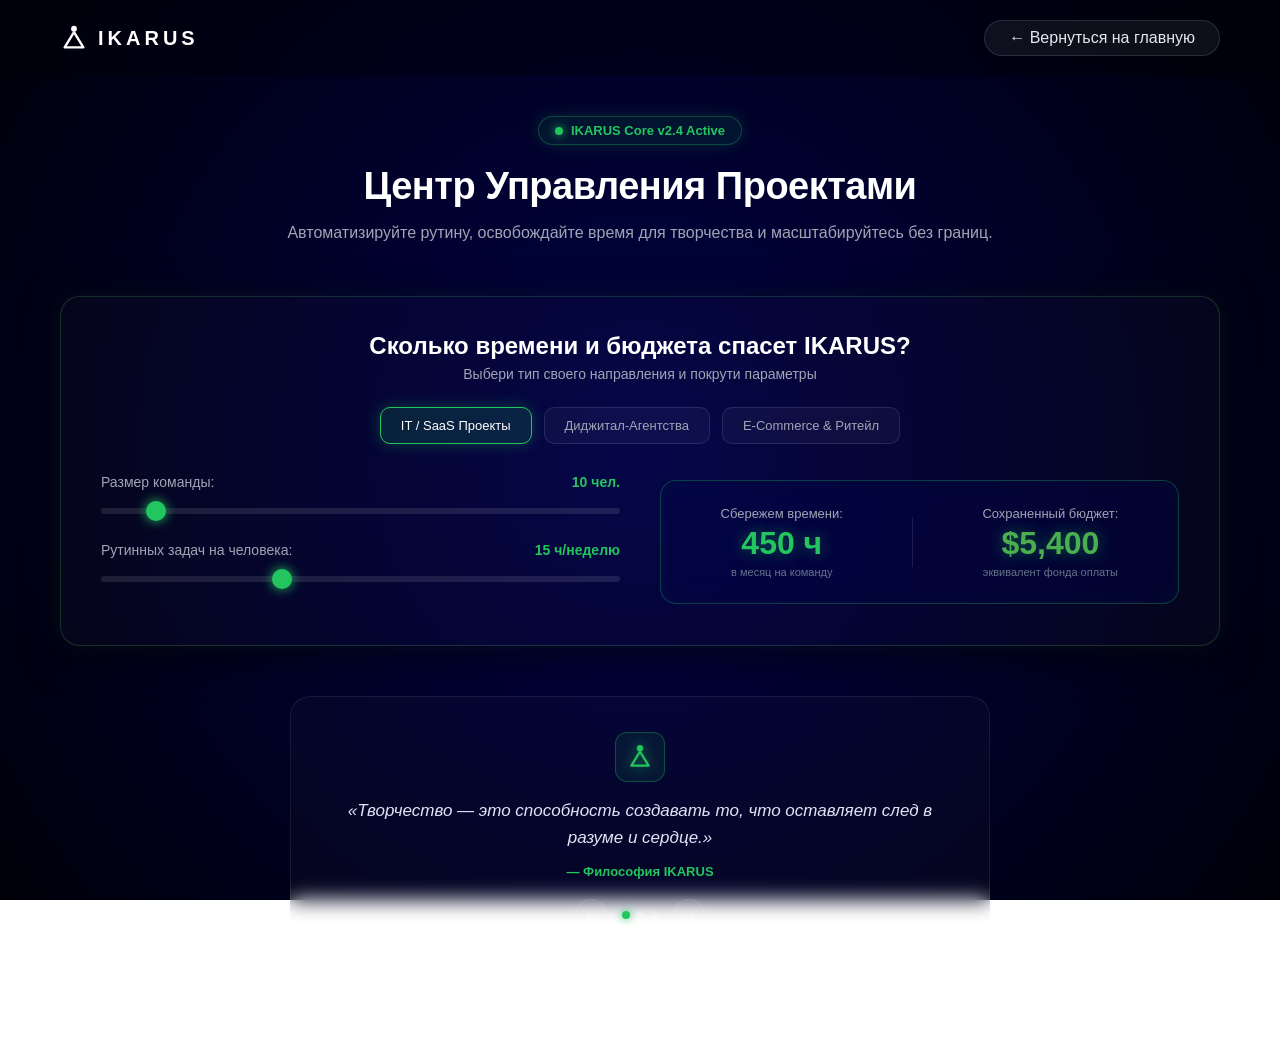
<file: home.html>
<!DOCTYPE html>
<html lang="ru">
<head>
  <meta charset="UTF-8">
  <meta name="viewport" content="width=device-width, initial-scale=1.0">
  <title>home</title>
  <link rel="stylesheet" href="style.css">
</head>
<body>
<header class="header">
  <div class="container">
    <!-- Клик по логотипу ведет на главную 1.html -->
    <a href="index.html" class="logo">
      <svg class="logo-icon" viewBox="0 0 24 24" fill="none" xmlns="http://www.w3.org/2000/svg">
        <polygon points="4,20 20,20 12,7" stroke="currentColor" stroke-width="2" stroke-linejoin="round"/>
        <circle cx="12" cy="4" r="2.5" fill="currentColor"/>
      </svg>
      <span>IKARUS</span>
    </a>

    <!-- Клик по кнопке возврата ведет на главную 1.html -->
    <nav class="nav">
      <a href="index.html" class="back-btn">← Вернуться на главную</a>
    </nav>
  </div>
</header>
  <div class="home-wrapper container">

    <section class="home-hero-status">
      <div class="status-pill">
        <span class="pulse-indicator"></span> IKARUS Core v2.4 Active
      </div>
      <h1 class="home-title">Центр Управления Проектами</h1>
      <p class="home-subtitle">Автоматизируйте рутину, освобождайте время для творчества и масштабируйтесь без границ.</p>
    </section>

    <section class="calc-card-container">
      <div class="calc-header">
        <h2>Сколько времени и бюджета спасет IKARUS?</h2>
        <p>Выбери тип своего направления и покрути параметры</p>
      </div>

      <div class="calc-tabs">
        <button class="calc-tab-btn active" data-preset="saas">IT / SaaS Проекты</button>
        <button class="calc-tab-btn" data-preset="agency">Диджитал-Агентства</button>
        <button class="calc-tab-btn" data-preset="ecommerce">E-Commerce & Ритейл</button>
      </div>

      <div class="calc-body">
        <div class="calc-controls">
          <div class="slider-group">
            <div class="slider-label">
              <span>Размер команды:</span>
              <strong id="team-val">10 человек</strong>
            </div>
            <input type="range" id="team-slider" min="1" max="100" value="10" class="custom-range">
          </div>

          <div class="slider-group">
            <div class="slider-label">
              <span>Рутинных задач на человека:</span>
              <strong id="hours-val">15 ч/неделю</strong>
            </div>
            <input type="range" id="hours-slider" min="2" max="40" value="15" class="custom-range">
          </div>
        </div>

        <div class="calc-results">
          <div class="res-item">
            <span class="res-title">Сбережем времени:</span>
            <div class="res-number" id="res-hours">480 ч</div>
            <span class="res-sub">в месяц на команду</span>
          </div>
          <div class="res-divider"></div>
          <div class="res-item">
            <span class="res-title">Сохраненный бюджет:</span>
            <div class="res-number highlight-gold" id="res-money">$4,800</div>
            <span class="res-sub">эквивалент фонда оплаты</span>
          </div>
        </div>
      </div>
    </section>

    <section class="quotes-section">
      <div class="quote-box">
        <div class="quote-icon-badge">
          <svg class="quote-svg" viewBox="0 0 24 24" fill="none" stroke="currentColor">
            <polygon points="4,20 20,20 12,7" stroke-width="2" stroke-linejoin="round"/>
            <circle cx="12" cy="4" r="2.5" fill="currentColor"/>
          </svg>
        </div>
        <p class="quote-text" id="quote-text">«Творчество — это способность создавать то, что оставляет след в разуме и сердце.»</p>
        <span class="quote-author" id="quote-author">— Философия IKARUS</span>

        <div class="quote-nav-btns">
          <button id="prev-quote" class="q-btn">←</button>
          <div class="quote-dots" id="quote-dots"></div>
          <button id="next-quote" class="q-btn">→</button>
        </div>
      </div>
    </section>

  </div>

  <script src="script.js"></script>
</body>
</html>
</file>
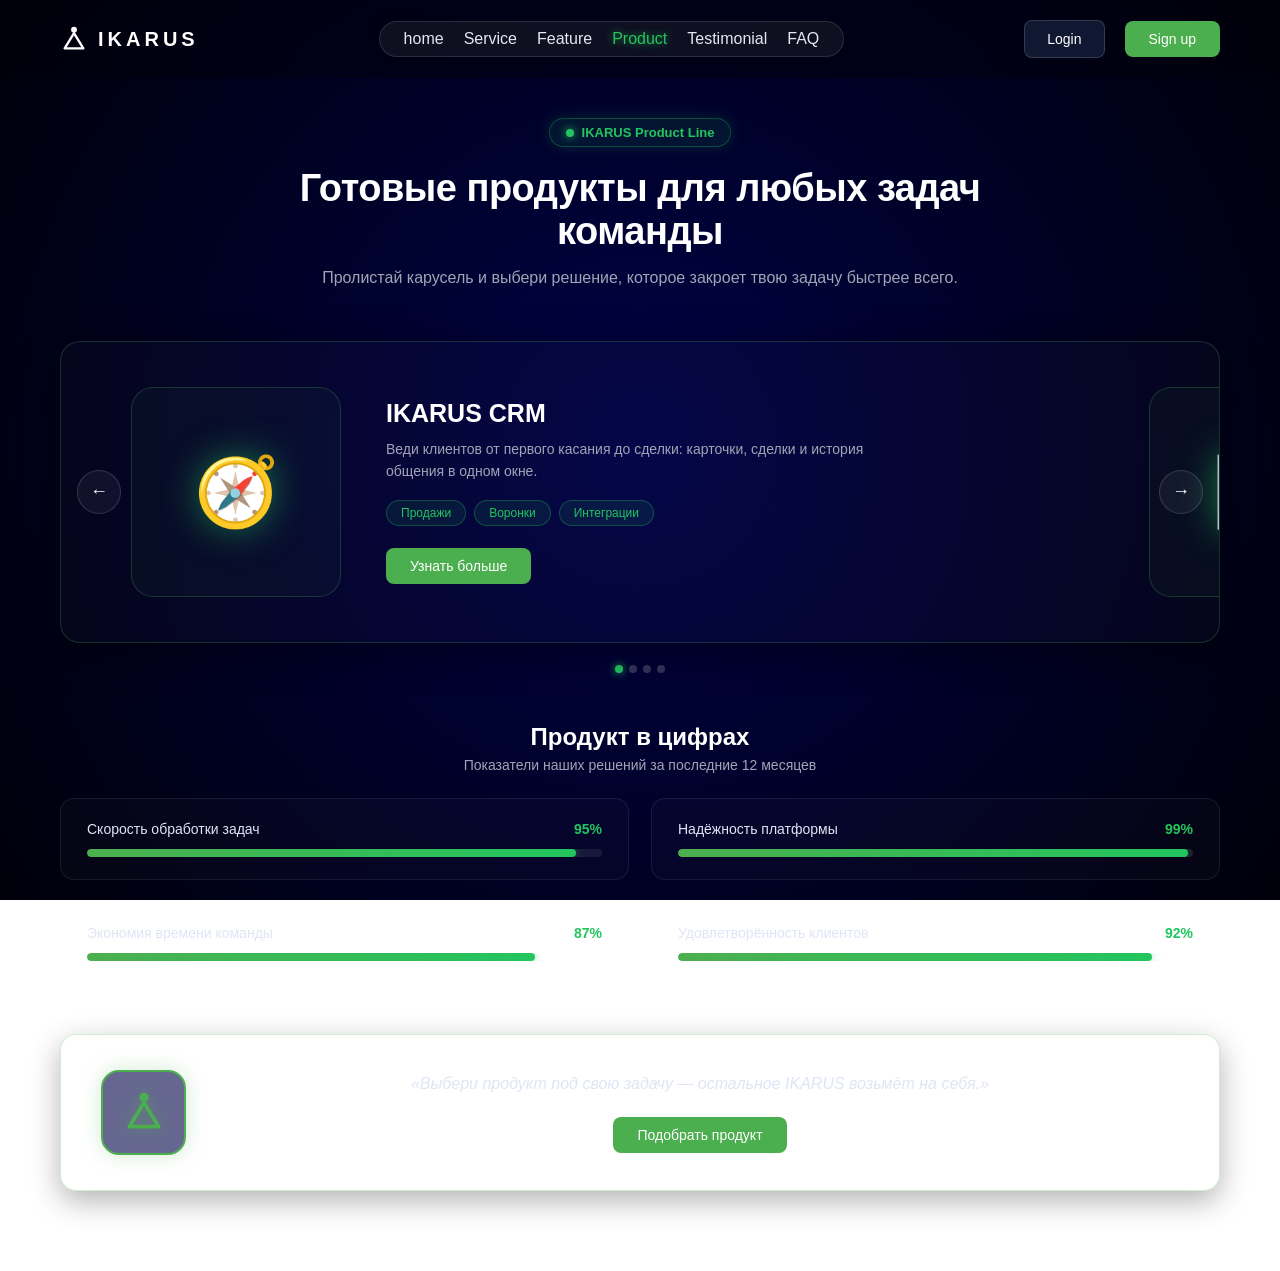
<file: product.html>
<!DOCTYPE html>
<html lang="ru">
<head>
  <meta charset="UTF-8">
  <meta name="viewport" content="width=device-width, initial-scale=1.0">
  <title>Product — IKARUS</title>
  <link rel="stylesheet" href="style.css">
</head>
<body>

  <!-- Шапка сайта -->
  <header class="header">
    <div class="container">
      <a href="index.html" class="logo" style="text-decoration:none;">
        <svg class="logo-icon" viewBox="0 0 24 24" fill="none" xmlns="http://www.w3.org/2000/svg">
          <polygon points="4,20 20,20 12,7" stroke="currentColor" stroke-width="2" stroke-linejoin="round"/>
          <circle cx="12" cy="4" r="2.5" fill="currentColor"/>
        </svg>
        <span>IKARUS</span>
      </a>

      <nav class="nav">
        <a href="home.html">home</a>
        <a href="service.html">Service</a>
        <a href="feature.html">Feature</a>
        <a href="product.html" class="active">Product</a>
        <a href="testimonial.html">Testimonial</a>
        <a href="faq.html">FAQ</a>
      </nav>

      <div class="header-buttons">
        <a href="#" class="login">Login</a>
        <a href="#" class="btn">Sign up</a>
      </div>
    </div>
  </header>

  <div class="home-wrapper container">

    <!-- Заголовок страницы -->
    <section class="home-hero-status reveal">
      <div class="status-pill">
        <span class="pulse-indicator"></span> IKARUS Product Line
      </div>
      <h1 class="home-title">Готовые продукты для любых задач команды</h1>
      <p class="home-subtitle">Пролистай карусель и выбери решение, которое закроет твою задачу быстрее всего.</p>
    </section>

    <!-- Карусель продуктов -->
    <section class="reveal">
      <div class="product-carousel">
        <button class="carousel-arrow prev" id="prod-prev" aria-label="Назад">←</button>
        <button class="carousel-arrow next" id="prod-next" aria-label="Вперёд">→</button>

        <div class="product-track" id="product-track">

          <div class="product-slide">
            <div class="product-slide-media"><span class="product-slide-icon">🧭</span></div>
            <div class="product-slide-info">
              <h3>IKARUS CRM</h3>
              <p>Веди клиентов от первого касания до сделки: карточки, сделки и история общения в одном окне.</p>
              <div class="product-tags">
                <span class="product-tag">Продажи</span>
                <span class="product-tag">Воронки</span>
                <span class="product-tag">Интеграции</span>
              </div>
              <a href="#" class="btn">Узнать больше</a>
            </div>
          </div>

          <div class="product-slide">
            <div class="product-slide-media"><span class="product-slide-icon">📊</span></div>
            <div class="product-slide-info">
              <h3>IKARUS Analytics</h3>
              <p>Дашборды в реальном времени, автоматические отчёты и прогнозы роста без ручной сборки таблиц.</p>
              <div class="product-tags">
                <span class="product-tag">Дашборды</span>
                <span class="product-tag">Прогнозы</span>
                <span class="product-tag">Экспорт</span>
              </div>
              <a href="#" class="btn">Узнать больше</a>
            </div>
          </div>

          <div class="product-slide">
            <div class="product-slide-media"><span class="product-slide-icon">⚙️</span></div>
            <div class="product-slide-info">
              <h3>IKARUS Automate</h3>
              <p>Сценарии автоматизации без кода: триггеры, условия и действия собираются как конструктор.</p>
              <div class="product-tags">
                <span class="product-tag">No-code</span>
                <span class="product-tag">Триггеры</span>
                <span class="product-tag">Вебхуки</span>
              </div>
              <a href="#" class="btn">Узнать больше</a>
            </div>
          </div>

          <div class="product-slide">
            <div class="product-slide-media"><span class="product-slide-icon">🌐</span></div>
            <div class="product-slide-info">
              <h3>IKARUS Community</h3>
              <p>Пространство для общения, событий и программ лояльности твоей аудитории — под своим брендом.</p>
              <div class="product-tags">
                <span class="product-tag">События</span>
                <span class="product-tag">Чаты</span>
                <span class="product-tag">Лояльность</span>
              </div>
              <a href="#" class="btn">Узнать больше</a>
            </div>
          </div>

        </div>
      </div>

      <div class="quote-dots" id="product-dots" style="justify-content:center; margin-top:22px;"></div>
    </section>

    <!-- Метрики продукта с анимированной заливкой -->
    <section class="reveal">
      <div class="calc-header">
        <h2>Продукт в цифрах</h2>
        <p>Показатели наших решений за последние 12 месяцев</p>
      </div>

      <div class="metrics-grid">
        <div class="metric-card">
          <div class="metric-header"><span>Скорость обработки задач</span><strong>95%</strong></div>
          <div class="metric-bar-bg"><div class="metric-bar-fill" data-percent="95"></div></div>
        </div>
        <div class="metric-card">
          <div class="metric-header"><span>Надёжность платформы</span><strong>99%</strong></div>
          <div class="metric-bar-bg"><div class="metric-bar-fill" data-percent="99"></div></div>
        </div>
        <div class="metric-card">
          <div class="metric-header"><span>Экономия времени команды</span><strong>87%</strong></div>
          <div class="metric-bar-bg"><div class="metric-bar-fill" data-percent="87"></div></div>
        </div>
        <div class="metric-card">
          <div class="metric-header"><span>Удовлетворённость клиентов</span><strong>92%</strong></div>
          <div class="metric-bar-bg"><div class="metric-bar-fill" data-percent="92"></div></div>
        </div>
      </div>
    </section>

    <!-- CTA-баннер -->
    <section class="case-section reveal" style="padding: 0;">
      <div class="case-flex">
        <div class="case-badge">
          <svg class="case-logo-icon" viewBox="0 0 24 24" fill="none" xmlns="http://www.w3.org/2000/svg">
            <polygon points="4,20 20,20 12,7" stroke="currentColor" stroke-width="2" stroke-linejoin="round"/>
            <circle cx="12" cy="4" r="2.5" fill="currentColor"/>
          </svg>
        </div>
        <div class="case-content">
          <p class="case-quote">«Выбери продукт под свою задачу — остальное IKARUS возьмёт на себя.»</p>
          <a href="#" class="btn">Подобрать продукт</a>
        </div>
      </div>
    </section>

  </div>

  <!-- Модальное окно (Login / Sign Up) -->
  <div class="modal-overlay" id="auth-modal">
    <div class="modal-box">
      <button class="modal-close">&times;</button>
      <h3 id="modal-title">Вход в систему</h3>

      <form class="modal-form" id="auth-form">
        <input type="email" placeholder="Ваш Email" required>
        <input type="password" placeholder="Пароль" required>
        <button type="submit" class="btn modal-submit">Продолжить</button>
      </form>

      <div id="success-message" class="success-message" style="display: none;">
        <div class="success-icon">✓</div>
        <h4>Спасибо!</h4>
        <p>Мы свяжемся с тобой в ближайшее время.</p>
      </div>
    </div>
  </div>

  <script src="script.js"></script>
</body>
</html>
</file>
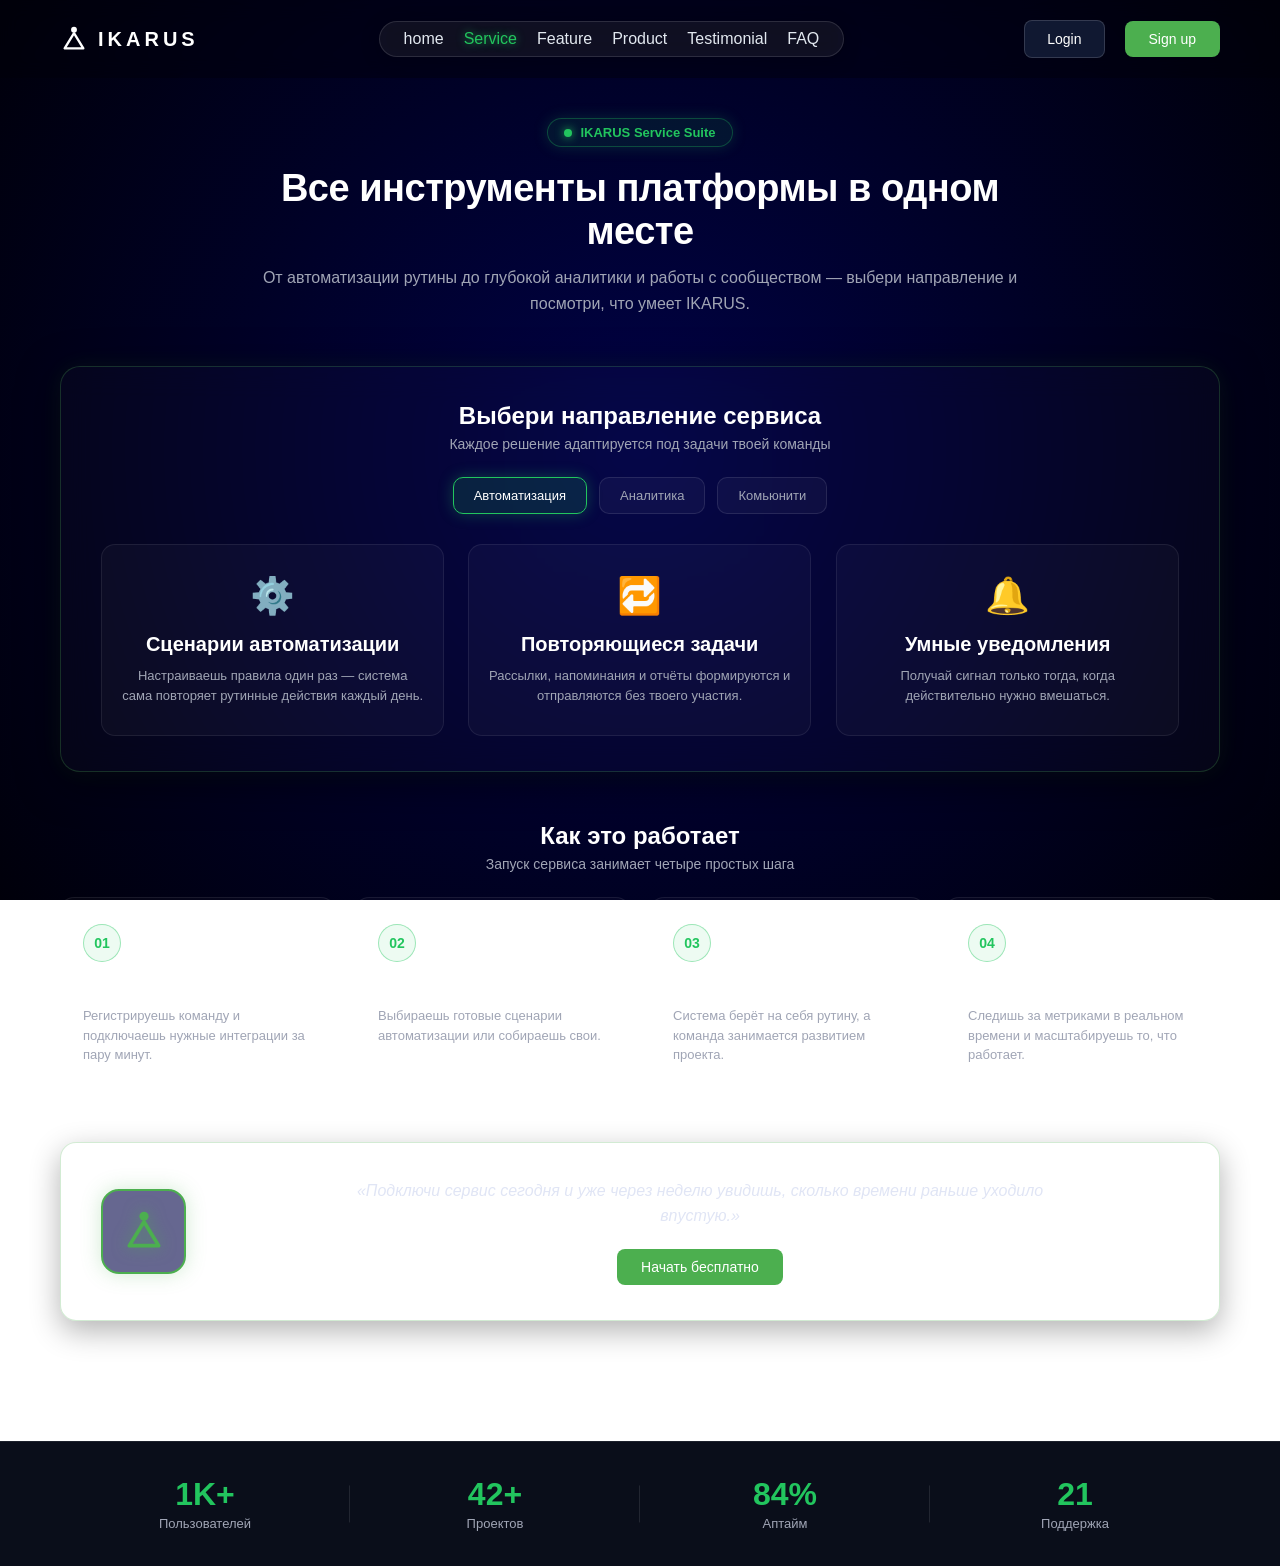
<file: service.html>
<!DOCTYPE html>
<html lang="ru">
<head>
  <meta charset="UTF-8">
  <meta name="viewport" content="width=device-width, initial-scale=1.0">
  <title>Service — IKARUS</title>
  <link rel="stylesheet" href="style.css">
</head>
<body>

  <!-- Шапка сайта (идентична главной для единого стиля) -->
  <header class="header">
    <div class="container">
      <a href="index.html" class="logo" style="text-decoration:none;">
        <svg class="logo-icon" viewBox="0 0 24 24" fill="none" xmlns="http://www.w3.org/2000/svg">
          <polygon points="4,20 20,20 12,7" stroke="currentColor" stroke-width="2" stroke-linejoin="round"/>
          <circle cx="12" cy="4" r="2.5" fill="currentColor"/>
        </svg>
        <span>IKARUS</span>
      </a>

      <nav class="nav">
        <a href="home.html">home</a>
        <a href="service.html" class="active">Service</a>
        <a href="feature.html">Feature</a>
        <a href="product.html">Product</a>
        <a href="testimonial.html">Testimonial</a>
        <a href="faq.html">FAQ</a>
      </nav>

      <div class="header-buttons">
        <a href="#" class="login">Login</a>
        <a href="#" class="btn">Sign up</a>
      </div>
    </div>
  </header>

  <div class="home-wrapper container">

    <!-- Заголовок страницы -->
    <section class="home-hero-status">
      <div class="status-pill">
        <span class="pulse-indicator"></span> IKARUS Service Suite
      </div>
      <h1 class="home-title">Все инструменты платформы в одном месте</h1>
      <p class="home-subtitle">От автоматизации рутины до глубокой аналитики и работы с сообществом — выбери направление и посмотри, что умеет IKARUS.</p>
    </section>

    <!-- Интерактивные вкладки услуг -->
    <section class="calc-card-container">
      <div class="calc-header">
        <h2>Выбери направление сервиса</h2>
        <p>Каждое решение адаптируется под задачи твоей команды</p>
      </div>

      <div class="calc-tabs" id="service-tabs">
        <button class="calc-tab-btn active" data-service="automation">Автоматизация</button>
        <button class="calc-tab-btn" data-service="analytics">Аналитика</button>
        <button class="calc-tab-btn" data-service="community">Комьюнити</button>
      </div>

      <div class="services-grid" id="service-panel"></div>
    </section>

    <!-- Как это работает -->
    <section>
      <div class="calc-header">
        <h2>Как это работает</h2>
        <p>Запуск сервиса занимает четыре простых шага</p>
      </div>

      <div class="steps-grid">
        <div class="step-card">
          <div class="step-number">01</div>
          <h3>Подключение</h3>
          <p>Регистрируешь команду и подключаешь нужные интеграции за пару минут.</p>
        </div>
        <div class="step-card">
          <div class="step-number">02</div>
          <h3>Настройка</h3>
          <p>Выбираешь готовые сценарии автоматизации или собираешь свои.</p>
        </div>
        <div class="step-card">
          <div class="step-number">03</div>
          <h3>Запуск</h3>
          <p>Система берёт на себя рутину, а команда занимается развитием проекта.</p>
        </div>
        <div class="step-card">
          <div class="step-number">04</div>
          <h3>Рост</h3>
          <p>Следишь за метриками в реальном времени и масштабируешь то, что работает.</p>
        </div>
      </div>
    </section>

    <!-- CTA-баннер -->
    <section class="case-section" style="padding: 0;">
      <div class="case-flex">
        <div class="case-badge">
          <svg class="case-logo-icon" viewBox="0 0 24 24" fill="none" xmlns="http://www.w3.org/2000/svg">
            <polygon points="4,20 20,20 12,7" stroke="currentColor" stroke-width="2" stroke-linejoin="round"/>
            <circle cx="12" cy="4" r="2.5" fill="currentColor"/>
          </svg>
        </div>
        <div class="case-content">
          <p class="case-quote">«Подключи сервис сегодня и уже через неделю увидишь, сколько времени раньше уходило впустую.»</p>
          <a href="#" class="btn">Начать бесплатно</a>
        </div>
      </div>
    </section>

  </div>

  <!-- Секция статистики (как на главной, для единого стиля) -->
  <section class="stats-section">
    <div class="container stats-container">
      <div class="stat-item">
        <span class="stat-number">10K+</span>
        <span class="stat-label">Пользователей</span>
      </div>
      <div class="stat-item">
        <span class="stat-number">500+</span>
        <span class="stat-label">Проектов</span>
      </div>
      <div class="stat-item">
        <span class="stat-number">99.9%</span>
        <span class="stat-label">Аптайм</span>
      </div>
      <div class="stat-item">
        <span class="stat-number">24/7</span>
        <span class="stat-label">Поддержка</span>
      </div>
    </div>
  </section>

  <!-- Модальное окно (Login / Sign Up) — как на главной -->
  <div class="modal-overlay" id="auth-modal">
    <div class="modal-box">
      <button class="modal-close">&times;</button>
      <h3 id="modal-title">Вход в систему</h3>

      <form class="modal-form" id="auth-form">
        <input type="email" placeholder="Ваш Email" required>
        <input type="password" placeholder="Пароль" required>
        <button type="submit" class="btn modal-submit">Продолжить</button>
      </form>

      <div id="success-message" class="success-message" style="display: none;">
        <div class="success-icon">✓</div>
        <h4>Спасибо!</h4>
        <p>Мы свяжемся с тобой в ближайшее время.</p>
      </div>
    </div>
  </div>

  <script src="script.js"></script>
</body>
</html>
</file>
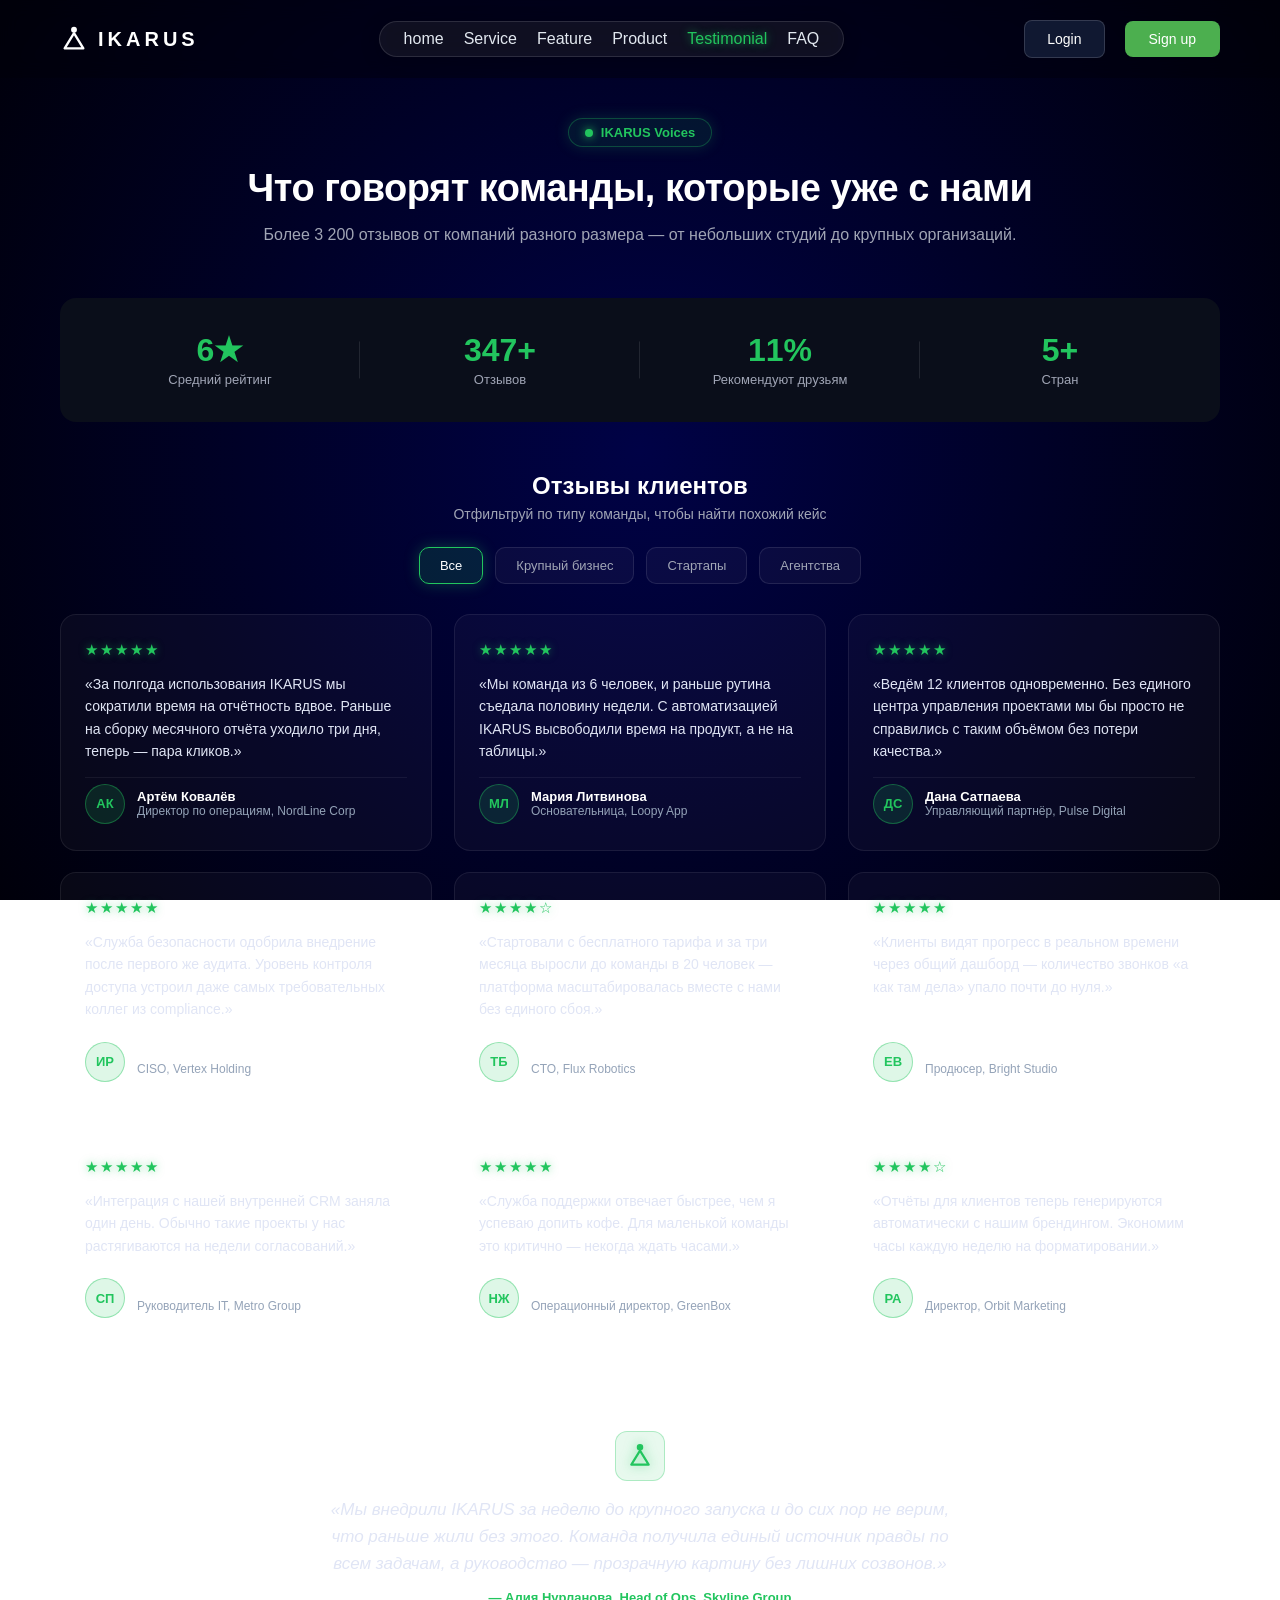
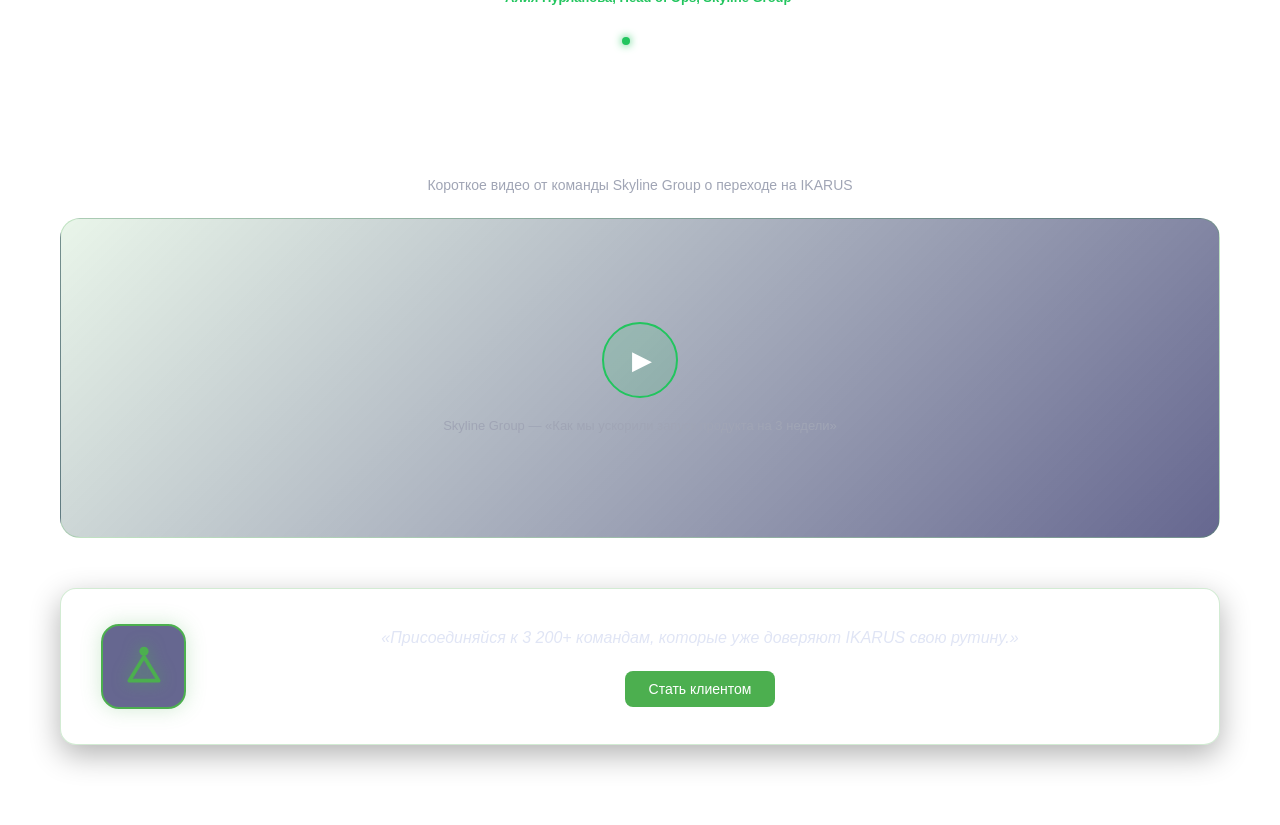
<file: testimonial.html>
<!DOCTYPE html>
<html lang="ru">
<head>
  <meta charset="UTF-8">
  <meta name="viewport" content="width=device-width, initial-scale=1.0">
  <title>Testimonial — IKARUS</title>
  <link rel="stylesheet" href="style.css">
</head>
<body>

  <!-- Шапка сайта -->
  <header class="header">
    <div class="container">
      <a href="index.html" class="logo" style="text-decoration:none;">
        <svg class="logo-icon" viewBox="0 0 24 24" fill="none" xmlns="http://www.w3.org/2000/svg">
          <polygon points="4,20 20,20 12,7" stroke="currentColor" stroke-width="2" stroke-linejoin="round"/>
          <circle cx="12" cy="4" r="2.5" fill="currentColor"/>
        </svg>
        <span>IKARUS</span>
      </a>

      <nav class="nav">
        <a href="home.html">home</a>
        <a href="service.html">Service</a>
        <a href="feature.html">Feature</a>
        <a href="product.html">Product</a>
        <a href="testimonial.html" class="active">Testimonial</a>
        <a href="faq.html">FAQ</a>
      </nav>

      <div class="header-buttons">
        <a href="#" class="login">Login</a>
        <a href="#" class="btn">Sign up</a>
      </div>
    </div>
  </header>

  <div class="home-wrapper container">

    <!-- Заголовок страницы -->
    <section class="home-hero-status reveal">
      <div class="status-pill">
        <span class="pulse-indicator"></span> IKARUS Voices
      </div>
      <h1 class="home-title">Что говорят команды, которые уже с нами</h1>
      <p class="home-subtitle">Более 3 200 отзывов от компаний разного размера — от небольших студий до крупных организаций.</p>
    </section>

    <!-- Статистика отзывов -->
    <section class="stats-section reveal" style="margin: 0; border-radius: 16px; border-top: none;">
      <div class="container stats-container">
        <div class="stat-item">
          <span class="stat-number">4.9★</span>
          <span class="stat-label">Средний рейтинг</span>
        </div>
        <div class="stat-item">
          <span class="stat-number">3,200+</span>
          <span class="stat-label">Отзывов</span>
        </div>
        <div class="stat-item">
          <span class="stat-number">98%</span>
          <span class="stat-label">Рекомендуют друзьям</span>
        </div>
        <div class="stat-item">
          <span class="stat-number">40+</span>
          <span class="stat-label">Стран</span>
        </div>
      </div>
    </section>

    <!-- Фильтр отзывов -->
    <section class="reveal">
      <div class="calc-header">
        <h2>Отзывы клиентов</h2>
        <p>Отфильтруй по типу команды, чтобы найти похожий кейс</p>
      </div>

      <div class="calc-tabs" id="testimonial-filters">
        <button class="calc-tab-btn active" data-filter="all">Все</button>
        <button class="calc-tab-btn" data-filter="enterprise">Крупный бизнес</button>
        <button class="calc-tab-btn" data-filter="startup">Стартапы</button>
        <button class="calc-tab-btn" data-filter="agency">Агентства</button>
      </div>

      <div class="testimonial-grid" id="testimonial-grid">

        <div class="testimonial-card" data-category="enterprise">
          <div class="testimonial-stars">★★★★★</div>
          <p class="testimonial-quote">«За полгода использования IKARUS мы сократили время на отчётность вдвое. Раньше на сборку месячного отчёта уходило три дня, теперь — пара кликов.»</p>
          <div class="testimonial-footer">
            <div class="testimonial-avatar">АК</div>
            <div>
              <div class="testimonial-name">Артём Ковалёв</div>
              <div class="testimonial-role">Директор по операциям, NordLine Corp</div>
            </div>
          </div>
        </div>

        <div class="testimonial-card" data-category="startup">
          <div class="testimonial-stars">★★★★★</div>
          <p class="testimonial-quote">«Мы команда из 6 человек, и раньше рутина съедала половину недели. С автоматизацией IKARUS высвободили время на продукт, а не на таблицы.»</p>
          <div class="testimonial-footer">
            <div class="testimonial-avatar">МЛ</div>
            <div>
              <div class="testimonial-name">Мария Литвинова</div>
              <div class="testimonial-role">Основательница, Loopy App</div>
            </div>
          </div>
        </div>

        <div class="testimonial-card" data-category="agency">
          <div class="testimonial-stars">★★★★★</div>
          <p class="testimonial-quote">«Ведём 12 клиентов одновременно. Без единого центра управления проектами мы бы просто не справились с таким объёмом без потери качества.»</p>
          <div class="testimonial-footer">
            <div class="testimonial-avatar">ДС</div>
            <div>
              <div class="testimonial-name">Дана Сатпаева</div>
              <div class="testimonial-role">Управляющий партнёр, Pulse Digital</div>
            </div>
          </div>
        </div>

        <div class="testimonial-card" data-category="enterprise">
          <div class="testimonial-stars">★★★★★</div>
          <p class="testimonial-quote">«Служба безопасности одобрила внедрение после первого же аудита. Уровень контроля доступа устроил даже самых требовательных коллег из compliance.»</p>
          <div class="testimonial-footer">
            <div class="testimonial-avatar">ИР</div>
            <div>
              <div class="testimonial-name">Игорь Романов</div>
              <div class="testimonial-role">CISO, Vertex Holding</div>
            </div>
          </div>
        </div>

        <div class="testimonial-card" data-category="startup">
          <div class="testimonial-stars">★★★★☆</div>
          <p class="testimonial-quote">«Стартовали с бесплатного тарифа и за три месяца выросли до команды в 20 человек — платформа масштабировалась вместе с нами без единого сбоя.»</p>
          <div class="testimonial-footer">
            <div class="testimonial-avatar">ТБ</div>
            <div>
              <div class="testimonial-name">Тимур Бекенов</div>
              <div class="testimonial-role">CTO, Flux Robotics</div>
            </div>
          </div>
        </div>

        <div class="testimonial-card" data-category="agency">
          <div class="testimonial-stars">★★★★★</div>
          <p class="testimonial-quote">«Клиенты видят прогресс в реальном времени через общий дашборд — количество звонков «а как там дела» упало почти до нуля.»</p>
          <div class="testimonial-footer">
            <div class="testimonial-avatar">ЕВ</div>
            <div>
              <div class="testimonial-name">Елена Воронова</div>
              <div class="testimonial-role">Продюсер, Bright Studio</div>
            </div>
          </div>
        </div>

        <div class="testimonial-card" data-category="enterprise">
          <div class="testimonial-stars">★★★★★</div>
          <p class="testimonial-quote">«Интеграция с нашей внутренней CRM заняла один день. Обычно такие проекты у нас растягиваются на недели согласований.»</p>
          <div class="testimonial-footer">
            <div class="testimonial-avatar">СП</div>
            <div>
              <div class="testimonial-name">Сергей Петренко</div>
              <div class="testimonial-role">Руководитель IT, Metro Group</div>
            </div>
          </div>
        </div>

        <div class="testimonial-card" data-category="startup">
          <div class="testimonial-stars">★★★★★</div>
          <p class="testimonial-quote">«Служба поддержки отвечает быстрее, чем я успеваю допить кофе. Для маленькой команды это критично — некогда ждать часами.»</p>
          <div class="testimonial-footer">
            <div class="testimonial-avatar">НЖ</div>
            <div>
              <div class="testimonial-name">Наталья Жумабекова</div>
              <div class="testimonial-role">Операционный директор, GreenBox</div>
            </div>
          </div>
        </div>

        <div class="testimonial-card" data-category="agency">
          <div class="testimonial-stars">★★★★☆</div>
          <p class="testimonial-quote">«Отчёты для клиентов теперь генерируются автоматически с нашим брендингом. Экономим часы каждую неделю на форматировании.»</p>
          <div class="testimonial-footer">
            <div class="testimonial-avatar">РА</div>
            <div>
              <div class="testimonial-name">Руслан Абенов</div>
              <div class="testimonial-role">Директор, Orbit Marketing</div>
            </div>
          </div>
        </div>

      </div>

      <p class="testimonial-empty" id="testimonial-empty" style="display:none;">По этому фильтру пока нет отзывов — загляни позже.</p>
    </section>

    <!-- Спотлайт-история месяца -->
    <section class="quotes-section reveal">
      <div class="quote-box">
        <div class="quote-icon-badge">
          <svg class="quote-svg" viewBox="0 0 24 24" fill="none" stroke="currentColor">
            <polygon points="4,20 20,20 12,7" stroke-width="2" stroke-linejoin="round"/>
            <circle cx="12" cy="4" r="2.5" fill="currentColor"/>
          </svg>
        </div>
        <p class="quote-text" id="story-text">«Мы внедрили IKARUS за неделю до крупного запуска и до сих пор не верим, что раньше жили без этого. Команда получила единый источник правды по всем задачам, а руководство — прозрачную картину без лишних созвонов.»</p>
        <span class="quote-author" id="story-author">— Алия Нурланова, Head of Ops, Skyline Group</span>

        <div class="quote-nav-btns">
          <button id="story-prev" class="q-btn">←</button>
          <div class="quote-dots" id="story-dots"></div>
          <button id="story-next" class="q-btn">→</button>
        </div>
      </div>
    </section>

    <!-- Видео-отзыв -->
    <section class="reveal">
      <div class="calc-header">
        <h2>Смотри вживую</h2>
        <p>Короткое видео от команды Skyline Group о переходе на IKARUS</p>
      </div>

      <div class="video-showcase" id="video-showcase">
        <button class="play-button" id="play-button" aria-label="Воспроизвести">▶</button>
        <p class="video-caption">Skyline Group — «Как мы ускорили запуск продукта на 3 недели»</p>
      </div>
    </section>

    <!-- CTA-баннер -->
    <section class="case-section reveal" style="padding: 0;">
      <div class="case-flex">
        <div class="case-badge">
          <svg class="case-logo-icon" viewBox="0 0 24 24" fill="none" xmlns="http://www.w3.org/2000/svg">
            <polygon points="4,20 20,20 12,7" stroke="currentColor" stroke-width="2" stroke-linejoin="round"/>
            <circle cx="12" cy="4" r="2.5" fill="currentColor"/>
          </svg>
        </div>
        <div class="case-content">
          <p class="case-quote">«Присоединяйся к 3 200+ командам, которые уже доверяют IKARUS свою рутину.»</p>
          <a href="#" class="btn">Стать клиентом</a>
        </div>
      </div>
    </section>

  </div>

  <!-- Модальное окно (Login / Sign Up) -->
  <div class="modal-overlay" id="auth-modal">
    <div class="modal-box">
      <button class="modal-close">&times;</button>
      <h3 id="modal-title">Вход в систему</h3>

      <form class="modal-form" id="auth-form">
        <input type="email" placeholder="Ваш Email" required>
        <input type="password" placeholder="Пароль" required>
        <button type="submit" class="btn modal-submit">Продолжить</button>
      </form>

      <div id="success-message" class="success-message" style="display: none;">
        <div class="success-icon">✓</div>
        <h4>Спасибо!</h4>
        <p>Мы свяжемся с тобой в ближайшее время.</p>
      </div>
    </div>
  </div>

  <script src="script.js"></script>
</body>
</html>
</file>
<file: style.css>
* {
  margin: 0;
  padding: 0;
  box-sizing: border-box;
}

body {
  font-family: Arial, sans-serif;
  background: radial-gradient(circle at center, #000246 0%, #00000a 100%);
  background-attachment: fixed;
  color: #ffffff;
  min-height: 100vh;
}

.container {
  max-width: 1200px;
  margin: 0 auto;
  padding: 0 20px;
}

/* ==========================================
   ШАПКА САЙТА
   ========================================== */
.header {
  background-color: rgba(0, 0, 10, 0.4);
  backdrop-filter: blur(10px);
  padding: 20px 0;
  position: sticky;
  top: 0;
  z-index: 100;
}

.header .container {
  display: flex;
  align-items: center;
  justify-content: space-between;
}

/* Логотип */
.logo {
  display: flex;
  align-items: center;
  gap: 10px;
  cursor: pointer;
  transition: all 0.3s ease;
}

.logo-icon {
  width: 28px;
  height: 28px;
  color: #ffffff;
}

.logo span {
  font-size: 20px;
  font-weight: 600;
  color: #ffffff;
  letter-spacing: 4px;
}

.logo:hover span {
  color: #ffffff;
  text-shadow: 0 0 10px rgba(255, 255, 255, 0.6);
}

.logo:hover .logo-icon {
  color: #ffffff;
  filter: drop-shadow(0 0 10px rgba(255, 255, 255, 0.8));
}

/* Навигация (финальный вид — стеклянная пилюля) */
.nav {
  background: rgba(255, 255, 255, 0.06);
  backdrop-filter: blur(12px);
  -webkit-backdrop-filter: blur(12px);
  border: 1px solid rgba(255, 255, 255, 0.12);
  border-radius: 30px;
  padding: 8px 24px;
  display: flex;
  align-items: center;
  gap: 20px;
  box-shadow: 0 4px 20px rgba(0, 0, 0, 0.2);
}

.nav a {
  color: #e2e8f0;
  text-decoration: none;
  font-size: 16px;
  font-weight: 500;
  transition: color 0.3s ease, text-shadow 0.3s ease;
}

.nav a:hover {
  color: #ffffff;
  text-shadow: 0 0 8px rgba(255, 255, 255, 0.6);
  opacity: 1;
}

/* Кнопки шапки */
.header-buttons {
  display: flex;
  align-items: center;
  gap: 20px;
}

.login {
  background: rgba(22, 33, 62, 0.75);
  color: #ffffff;
  padding: 10px 22px;
  border-radius: 8px;
  border: 1px solid rgba(255, 255, 255, 0.15);
  text-decoration: none;
  font-weight: 500;
  font-size: 14px;
  transition: all 0.3s ease;
  backdrop-filter: blur(8px);
  display: inline-block;
}

.login:hover {
  background: rgba(35, 52, 95, 0.9);
  border-color: rgba(255, 255, 255, 0.35);
  box-shadow: 0 0 15px rgba(35, 52, 95, 0.6);
  color: #ffffff;
}

.btn {
  background-color: #4CAF4F;
  color: #ffffff;
  text-decoration: none;
  padding: 10px 24px;
  border-radius: 8px;
  font-size: 14px;
  font-weight: 500;
  display: inline-block;
  transition: all 0.2s ease;
}

.btn:hover {
  background-color: #45a049;
}

/* ==========================================
   ГЛАВНЫЙ БЛОК (HERO)
   ========================================== */
.hero {
  padding: 60px 0;
}

.hero-container {
  display: flex;
  align-items: center;
  justify-content: space-between;
  gap: 40px;
}

.hero-content {
  flex: 1.2;
}

/* Сетка карточек-вкладок */
.tabs-grid {
  display: grid;
  grid-template-columns: repeat(2, minmax(300px, 1fr));
  gap: 22px;
}

.tab-card {
  display: flex;
  justify-content: space-between;
  align-items: flex-start;
  position: relative;
  overflow: hidden;
  background: rgba(255, 255, 255, 0.03);
  border: 1px solid rgba(255, 255, 255, 0.1);
  backdrop-filter: blur(10px);
  border-radius: 12px;
  padding: 22px 30px;
  min-height: 100px;
  cursor: pointer;
  text-decoration: none;
  color: inherit;
  transition: transform 0.1s ease-out, box-shadow 0.3s ease, border-color 0.3s ease, background 0.3s ease;
  will-change: transform;
}

.tab-card:hover {
  border-color: #22c55e;
  background: rgba(34, 197, 94, 0.08);
  box-shadow: 0 0 25px rgba(34, 197, 94, 0.35), inset 0 0 15px rgba(255, 255, 255, 0.08);
  transform: translateY(-4px);
}

.card-content {
  flex: 1;
  padding-right: 15px;
}

.tab-card h3 {
  font-size: 19px;
  color: #00ff88;
  margin-bottom: 10px;
  font-weight: 600;
}

.tab-card:hover h3 {
  text-shadow: 0 0 10px rgba(34, 197, 94, 0.8), 0 0 20px rgba(34, 197, 94, 0.4);
}

.tab-card p {
  font-size: 14px;
  color: #94a3b8;
  line-height: 1.45;
}

/* Иконка внутри карточки-вкладки */
.card-icon-wrap {
  width: 44px;
  height: 44px;
  min-width: 44px;
  background: rgba(255, 255, 255, 0.03);
  border: 1px solid rgba(255, 255, 255, 0.08);
  border-radius: 12px;
  display: flex;
  align-items: center;
  justify-content: center;
  transition: all 0.4s cubic-bezier(0.16, 1, 0.3, 1);
}

.tab-icon {
  width: 22px;
  height: 22px;
  color: #a0aec0;
  transition: all 0.4s ease;
}

.tab-card:hover .card-icon-wrap,
.tab-card.active-card .card-icon-wrap {
  background: rgba(76, 175, 79, 0.15);
  border-color: rgba(76, 175, 79, 0.4);
  transform: scale(1.1) rotate(5deg);
  box-shadow: 0 0 15px rgba(76, 175, 79, 0.25);
}

.tab-card:hover .tab-icon,
.tab-card.active-card .tab-icon {
  color: #4CAF4F;
  transform: scale(1.05);
}

/* Активная карточка (JS) */
.tab-card.active-card {
  border-color: #22c55e;
  background: rgba(34, 197, 94, 0.1);
  box-shadow: 0 0 15px rgba(34, 197, 94, 0.25);
}

/* Правая карточка (цитата) */
.hero-image {
  flex: 0.8;
  display: flex;
  justify-content: center;
  align-items: center;
}

.hero-card {
  position: relative;
  background: rgba(255, 255, 255, 0.03);
  border: 1px solid rgba(76, 175, 79, 0.3);
  backdrop-filter: blur(15px);
  border-radius: 24px;
  padding: 55px 40px;
  display: flex;
  flex-direction: column;
  align-items: center;
  text-align: center;
  box-shadow: 0 10px 40px rgba(0, 0, 0, 0.5), 0 0 30px rgba(76, 175, 79, 0.15);
  width: 100%;
  max-width: 440px;
  cursor: pointer;
  transition: transform 0.1s ease-out, box-shadow 0.3s ease, border-color 0.3s ease;
  will-change: transform;
  overflow: hidden;
}

/* "Стихия" — мягкое зелёное свечение под парящей иконкой */
.hero-card::before {
  content: "";
  position: absolute;
  top: 30px;
  left: 50%;
  transform: translateX(-50%);
  width: 160px;
  height: 160px;
  background: radial-gradient(circle, rgba(76, 175, 79, 0.35) 0%, rgba(76, 175, 79, 0) 70%);
  filter: blur(10px);
  animation: glowPulse 4s ease-in-out infinite;
  pointer-events: none;
  z-index: 0;
}

.hero-card-icon,
.hero-card-subtitle,
.hero-card-quote {
  position: relative;
  z-index: 1;
}

@keyframes glowPulse {
  0%, 100% { opacity: 0.6; transform: translateX(-50%) scale(1); }
  50% { opacity: 1; transform: translateX(-50%) scale(1.15); }
}

.hero-card:hover {
  border-color: rgba(255, 255, 255, 0.5);
  box-shadow: 0 0 25px rgba(255, 255, 255, 0.25);
}

.hero-card-icon {
  width: 100px;
  height: 100px;
  color: #4CAF4F;
  margin-bottom: 10px;
  filter: drop-shadow(0 0 12px rgba(76, 175, 79, 0.6));
  animation: floatAndRotate 8s ease-in-out infinite;
  transform-origin: center center;
  display: inline-block;
}

.hero-card:hover .hero-card-icon {
  color: #ffffff;
  filter: drop-shadow(0 0 14px rgba(255, 255, 255, 0.9));
}

.hero-card-subtitle {
  font-size: 13px;
  text-transform: lowercase;
  letter-spacing: 6px;
  color: #ffffff;
  opacity: 0.7;
  margin-bottom: 24px;
  font-weight: 500;
}

.hero-card:hover .hero-card-subtitle {
  color: #ffffff;
}

.hero-card-quote {
  font-size: 15px;
  line-height: 1.6;
  color: #a0a5b5;
  font-style: italic;
}

/* ==========================================
   СЕКЦИЯ СТАТИСТИКИ (компактная)
   ========================================== */
.stats-section {
  background-color: #0a0e1a;
  padding: 25px 0;
  border-top: 1px solid rgba(255, 255, 255, 0.08);
  margin-top: 40px;
}

.stats-container {
  display: grid;
  grid-template-columns: repeat(4, 1fr);
  align-items: center;
}

.stat-item {
  display: flex;
  flex-direction: column;
  align-items: center;
  text-align: center;
  position: relative;
  padding: 10px;
  border-radius: 8px;
  cursor: pointer;
  transition: all 0.3s ease;
}

.stat-item:not(:last-child)::after {
  content: "";
  position: absolute;
  right: 0;
  top: 50%;
  transform: translateY(-50%);
  height: 50%;
  width: 1px;
  background-color: rgba(255, 255, 255, 0.1);
}

.stat-number {
  font-size: 32px;
  font-weight: 700;
  color: #22c55e;
  margin-bottom: 4px;
  line-height: 1.1;
  display: inline-block;
  transition: all 0.3s ease;
}

.stat-item:hover .stat-number {
  color: #00ff88;
  text-shadow: 0 0 14px rgba(0, 255, 136, 0.85);
  transform: scale(1.08);
}

.stat-label {
  font-size: 13px;
  color: #a0a5b5;
}

.stat-item:hover .stat-label {
  color: #ffffff;
}

/* ==========================================
   ЛОГОТИПЫ ПАРТНЁРОВ
   ========================================== */
.clients-section {
  padding: 40px 0;
  text-align: center;
  border-top: 1px solid rgba(255, 255, 255, 0.05);
}

.clients-title {
  color: #a0a5b5;
  font-size: 14px;
  margin-bottom: 24px;
}

.clients-logos {
  display: flex;
  justify-content: center;
  align-items: center;
  flex-wrap: wrap;
  gap: 40px;
  margin-top: 25px;
  color: rgba(255, 255, 255, 0.4);
  font-weight: 700;
  font-size: 18px;
  letter-spacing: 2px;
}

.clients-logos span {
  transition: color 0.3s;
}

.clients-logos span:hover {
  color: #4CAF4F;
}

.client-logo {
  display: inline-flex;
  align-items: center;
  justify-content: center;
  width: 75px;
  height: 45px;
  color: #a0aec0;
  opacity: 0.6;
  transition: all 0.3s ease-in-out;
  cursor: pointer;
}

.client-logo svg {
  width: 100%;
  height: 100%;
  max-height: 38px;
  object-fit: contain;
}

.client-logo:hover {
  opacity: 1;
  color: #ffffff;
  transform: translateY(-4px) scale(1.1);
  filter: drop-shadow(0 0 8px rgba(76, 175, 79, 0.4));
}

/* ==========================================
   СЕТКА УСЛУГ
   ========================================== */
.services-overview {
  padding: 60px 0;
  text-align: center;
}

.section-title {
  font-size: 28px;
  color: #ffffff;
  margin-bottom: 8px;
}

.section-subtitle {
  color: #a0a5b5;
  font-size: 14px;
  margin-bottom: 40px;
}

.services-grid {
  display: grid;
  grid-template-columns: repeat(3, 1fr);
  gap: 24px;
}

.service-card {
  background: rgba(255, 255, 255, 0.03);
  border: 1px solid rgba(255, 255, 255, 0.08);
  border-radius: 14px;
  padding: 30px 20px;
  text-align: center;
  transition: transform 0.1s ease-out, box-shadow 0.3s ease, border-color 0.3s ease;
  will-change: transform;
}

.service-card:hover {
  border-color: #4CAF4F;
  box-shadow: 0 8px 25px rgba(76, 175, 79, 0.2);
  transform: translateY(-4px);
}

.service-icon {
  font-size: 36px;
  margin-bottom: 16px;
}

.service-card h3 {
  font-size: 20px;
  color: #ffffff;
  margin-bottom: 10px;
}

.service-card p {
  font-size: 13px;
  color: #a0a5b5;
  line-height: 1.5;
}

/* ==========================================
   ИНФОРМАЦИОННЫЙ БЛОК (FEATURE)
   ========================================== */
.feature-block {
  padding: 60px 0;
}

.feature-flex {
  display: flex;
  align-items: center;
  justify-content: space-between;
  gap: 50px;
}

.feature-media {
  flex: 1;
  display: flex;
  justify-content: center;
  align-items: center;
}

.media-box {
  width: 220px;
  height: 220px;
  background: rgba(76, 175, 79, 0.05);
  border-radius: 20px;
  display: flex;
  align-items: center;
  justify-content: center;
  border: 1px solid rgba(76, 175, 79, 0.2);
  margin: 0 auto;
  animation: floatMediaBoxCenter 6s ease-in-out infinite;
  will-change: transform;
}

.feature-svg {
  width: 140px;
  height: 140px;
  transform-origin: 50px 50px;
  animation: rotateFeatureSvgSmooth 8s ease-in-out infinite;
}

.feature-info {
  flex: 1.2;
}

.feature-info h2 {
  font-size: 26px;
  color: #ffffff;
  margin-bottom: 16px;
  line-height: 1.3;
}

.feature-info p {
  font-size: 14px;
  color: #a0a5b5;
  line-height: 1.6;
  margin-bottom: 24px;
}

@keyframes floatMediaBoxCenter {
  0%, 100% { transform: translateY(0px); }
  50% { transform: translateY(-14px); }
}

@keyframes rotateFeatureSvgSmooth {
  0% { transform: rotate(0deg) scale(1); }
  25% { transform: rotate(6deg) scale(1.04); }
  50% { transform: rotate(-6deg) scale(1.06); }
  75% { transform: rotate(4deg) scale(1.02); }
  100% { transform: rotate(0deg) scale(1); }
}

/* ==========================================
   ДОСТИЖЕНИЯ
   ========================================== */
.achievements-section {
  background: #0a0e1a;
  padding: 50px 0;
  border-top: 1px solid rgba(255, 255, 255, 0.05);
  border-bottom: 1px solid rgba(255, 255, 255, 0.05);
}

.achievements-flex {
  display: flex;
  align-items: center;
  justify-content: space-between;
  gap: 40px;
}

.achievements-text h2 {
  font-size: 26px;
  color: #ffffff;
  margin-bottom: 8px;
}

.achievements-text p {
  font-size: 13px;
  color: #a0a5b5;
}

.highlight {
  color: #4CAF4F;
}

.achievements-grid {
  display: grid;
  grid-template-columns: repeat(2, 1fr);
  gap: 24px;
}

.achieve-card {
  display: flex;
  align-items: center;
  gap: 16px;
  background: rgba(255, 255, 255, 0.02);
  padding: 16px 20px;
  border-radius: 10px;
  border: 1px solid rgba(255, 255, 255, 0.05);
  cursor: pointer;
  transition: all 0.3s ease;
}

.achieve-card:hover {
  transform: translateY(-4px);
  border-color: #00ff88;
  background: rgba(0, 255, 136, 0.06);
  box-shadow: 0 0 20px rgba(0, 255, 136, 0.25);
}

.achieve-icon {
  font-size: 28px;
  transition: transform 0.3s ease, filter 0.3s ease;
}

.achieve-card:hover .achieve-icon {
  transform: scale(1.1);
  filter: drop-shadow(0 0 8px rgba(0, 255, 136, 0.6));
}

.achieve-card h3 {
  font-size: 20px;
  color: #4CAF4F;
  font-weight: 700;
  transition: color 0.3s ease, text-shadow 0.3s ease;
}

.achieve-card:hover h3 {
  color: #00ff88;
  text-shadow: 0 0 12px rgba(0, 255, 136, 0.7);
}

.achieve-card p {
  font-size: 12px;
  color: #a0a5b5;
}

/* ==========================================
   БАННЕР IKARUS (CASE / ОТЗЫВ)
   ========================================== */
.case-section {
  padding: 60px 0;
}

.case-flex {
  display: flex;
  align-items: center;
  gap: 35px;
  background: rgba(255, 255, 255, 0.02);
  border: 1px solid rgba(76, 175, 79, 0.25);
  border-radius: 16px;
  padding: 35px 40px;
  box-shadow: 0 10px 30px rgba(0, 0, 0, 0.3);
}

.case-badge {
  width: 85px;
  height: 85px;
  min-width: 85px;
  background: rgba(0, 2, 70, 0.6);
  border: 2px solid #4CAF4F;
  border-radius: 18px;
  display: flex;
  align-items: center;
  justify-content: center;
  box-shadow: 0 0 20px rgba(76, 175, 79, 0.25);
  cursor: pointer;
  transition: all 0.3s ease;
}

.case-badge:hover {
  border-color: #ffffff;
  box-shadow: 0 0 20px rgba(255, 255, 255, 0.3);
}

.case-logo-icon {
  width: 44px;
  height: 44px;
  color: #4CAF4F;
  filter: drop-shadow(0 0 8px rgba(76, 175, 79, 0.6));
  animation: floatAndRotate 8s ease-in-out infinite;
  transform-origin: center center;
  display: inline-block;
}

.case-badge:hover .case-logo-icon {
  color: #ffffff;
  filter: drop-shadow(0 0 12px rgba(255, 255, 255, 0.85));
}

.case-content {
  flex: 1;
  display: flex;
  flex-direction: column;
  align-items: center;
  text-align: center;
}

.case-quote {
  font-size: 16px;
  color: #e0e5f5;
  line-height: 1.6;
  font-style: italic;
  margin-bottom: 20px;
  max-width: 750px;
}

@keyframes floatAndRotate {
  0% { transform: translateY(0px) rotate(0deg) scale(1); }
  25% { transform: translateY(-8px) rotate(4deg) scale(1.02); }
  50% { transform: translateY(-14px) rotate(-3deg) scale(1.04); }
  75% { transform: translateY(-6px) rotate(2deg) scale(1.01); }
  100% { transform: translateY(0px) rotate(0deg) scale(1); }
}

/* ==========================================
   МОДАЛЬНОЕ ОКНО
   ========================================== */
.modal-overlay {
  position: fixed;
  top: 0;
  left: 0;
  width: 100%;
  height: 100%;
  background: rgba(0, 0, 10, 0.8);
  backdrop-filter: blur(8px);
  display: flex;
  align-items: center;
  justify-content: center;
  opacity: 0;
  pointer-events: none;
  transition: opacity 0.3s ease;
  z-index: 1000;
}

.modal-overlay.active {
  opacity: 1;
  pointer-events: all;
}

.modal-box {
  background: #0a0e1a;
  border: 1px solid rgba(76, 175, 79, 0.3);
  border-radius: 16px;
  padding: 32px;
  width: 100%;
  max-width: 380px;
  position: relative;
  box-shadow: 0 20px 50px rgba(0, 0, 0, 0.6);
  text-align: center;
  transform: scale(0.8);
  transition: transform 0.3s ease;
}

.modal-overlay.active .modal-box {
  transform: scale(1);
}

.modal-close {
  position: absolute;
  top: 15px;
  right: 20px;
  background: none;
  border: none;
  color: #a0a5b5;
  font-size: 24px;
  cursor: pointer;
  transition: color 0.2s;
}

.modal-close:hover {
  color: #4CAF4F;
}

.modal-box h3 {
  font-size: 20px;
  color: #ffffff;
  margin-bottom: 20px;
}

.modal-form {
  display: flex;
  flex-direction: column;
  gap: 14px;
}

.modal-form input {
  background: rgba(255, 255, 255, 0.05);
  border: 1px solid rgba(255, 255, 255, 0.1);
  border-radius: 8px;
  padding: 12px 16px;
  color: #ffffff;
  font-size: 14px;
  outline: none;
  transition: border-color 0.2s;
}

.modal-form input:focus {
  border-color: #4CAF4F;
}

.modal-submit {
  width: 100%;
  margin-top: 6px;
  cursor: pointer;
}

#auth-form, #success-message {
  transition: opacity 0.4s ease, transform 0.4s ease;
}

.fade-out {
  opacity: 0;
  transform: translateY(-10px);
  pointer-events: none;
}

.fade-in {
  opacity: 1;
  transform: translateY(0);
}

.success-message {
  opacity: 0;
  transform: translateY(10px);
  text-align: center;
  padding: 15px 0;
}

.success-icon {
  width: 50px;
  height: 50px;
  background: rgba(76, 175, 79, 0.2);
  color: #4CAF4F;
  border-radius: 50%;
  display: flex;
  align-items: center;
  justify-content: center;
  font-size: 24px;
  font-weight: bold;
  margin: 0 auto 12px auto;
  box-shadow: 0 0 15px rgba(76, 175, 79, 0.4);
}

.success-message h4 {
  font-size: 22px;
  color: #ffffff;
  margin-bottom: 6px;
}

.success-message p {
  color: #a0aec0;
  font-size: 14px;
}

/* ==========================================
   ВЕРХНЯЯ НАВИГАЦИОННАЯ ПАНЕЛЬ (страница Home)
   ========================================== */
.header-nav {
  width: 100%;
  background: #090d16;
  border-bottom: 1px solid rgba(255, 255, 255, 0.08);
  padding: 14px 24px;
  position: sticky;
  top: 0;
  z-index: 100;
}

.header-container {
  max-width: 1200px;
  margin: 0 auto;
  display: flex;
  align-items: center;
  justify-content: space-between;
}

.back-link {
  display: inline-flex;
  align-items: center;
  gap: 8px;
  color: #94a3b8;
  text-decoration: none;
  font-size: 14px;
  font-weight: 500;
  padding: 8px 14px;
  border-radius: 8px;
  background: rgba(255, 255, 255, 0.04);
  border: 1px solid rgba(255, 255, 255, 0.08);
  transition: all 0.2s ease;
}

.back-link:hover {
  color: #ffffff;
  background: rgba(255, 255, 255, 0.08);
  border-color: rgba(255, 255, 255, 0.2);
}

.logo-brand {
  display: flex;
  align-items: center;
  gap: 10px;
  text-decoration: none;
  transition: opacity 0.2s ease;
}

.logo-brand:hover {
  opacity: 0.85;
}

/* Переименовано из .logo-icon, т.к. это отдельный "бейдж"-вариант иконки, а не 28px-логотип шапки */
.logo-icon-badge {
  width: 34px;
  height: 34px;
  border-radius: 8px;
  background: rgba(0, 255, 136, 0.1);
  border: 1px solid rgba(0, 255, 136, 0.3);
  display: flex;
  align-items: center;
  justify-content: center;
}

.logo-title {
  color: #ffffff;
  font-weight: 700;
  font-size: 18px;
  letter-spacing: 1.5px;
}

a.logo,
a.logo * {
  text-decoration: none;
}

/* ==========================================
   ФЛИП-КАРТОЧКИ ФИЧ (страница Feature)
   ========================================== */
.flip-grid {
  display: grid;
  grid-template-columns: repeat(3, 1fr);
  gap: 22px;
}

.flip-card {
  perspective: 1000px;
  height: 190px;
}

.flip-card-inner {
  position: relative;
  width: 100%;
  height: 100%;
  transition: transform 0.6s cubic-bezier(0.4, 0, 0.2, 1);
  transform-style: preserve-3d;
}

.flip-card:hover .flip-card-inner {
  transform: rotateY(180deg);
}

.flip-card-front,
.flip-card-back {
  position: absolute;
  inset: 0;
  backface-visibility: hidden;
  -webkit-backface-visibility: hidden;
  border-radius: 14px;
  display: flex;
  flex-direction: column;
  align-items: center;
  justify-content: center;
  text-align: center;
  padding: 24px;
  border: 1px solid rgba(255, 255, 255, 0.08);
  background: rgba(255, 255, 255, 0.03);
  backdrop-filter: blur(10px);
}

.feature-flip-icon {
  font-size: 34px;
  margin-bottom: 14px;
  filter: drop-shadow(0 0 8px rgba(34, 197, 94, 0.5));
}

.flip-card-front h3 {
  font-size: 16px;
  color: #ffffff;
  font-weight: 600;
}

.flip-card-back {
  transform: rotateY(180deg);
  border-color: rgba(34, 197, 94, 0.4);
  background: rgba(34, 197, 94, 0.08);
  box-shadow: 0 0 20px rgba(34, 197, 94, 0.2);
}

.flip-card-back p {
  font-size: 13px;
  color: #e0e5f5;
  line-height: 1.5;
}

/* Список фич по тарифу (страница Feature) */
.feature-check-list {
  display: flex;
  flex-direction: column;
  gap: 12px;
  transition: opacity 0.25s ease;
}

.feature-check-item {
  display: flex;
  align-items: flex-start;
  gap: 12px;
  background: rgba(255, 255, 255, 0.02);
  border: 1px solid rgba(255, 255, 255, 0.06);
  border-radius: 10px;
  padding: 14px 18px;
  transition: border-color 0.3s ease, background 0.3s ease;
}

.feature-check-item:hover {
  border-color: rgba(34, 197, 94, 0.4);
  background: rgba(34, 197, 94, 0.05);
}

.feature-check-icon {
  color: #22c55e;
  font-weight: 700;
  font-size: 15px;
  line-height: 1.4;
}

.feature-check-item p {
  font-size: 14px;
  color: #e0e5f5;
  line-height: 1.4;
}

.nav a.active {
  color: #22c55e;
  text-shadow: 0 0 8px rgba(34, 197, 94, 0.7);
}

/* ==========================================
   ПОЯВЛЕНИЕ СЕКЦИЙ ПРИ СКРОЛЛЕ (reveal)
   ========================================== */
.reveal {
  opacity: 0;
  transform: translateY(30px);
  transition: opacity 0.7s ease, transform 0.7s ease;
}

.reveal.in-view {
  opacity: 1;
  transform: translateY(0);
}

/* ==========================================
   КАРУСЕЛЬ ПРОДУКТОВ (страница Product)
   ========================================== */
.product-carousel {
  position: relative;
  overflow: hidden;
  border-radius: 20px;
  border: 1px solid rgba(76, 175, 79, 0.25);
  background: rgba(255, 255, 255, 0.02);
  padding: 45px 70px;
  box-shadow: 0 10px 40px rgba(0, 0, 0, 0.4);
}

.product-track {
  display: flex;
  transition: transform 0.5s cubic-bezier(0.4, 0, 0.2, 1);
}

.product-slide {
  min-width: 100%;
  display: flex;
  align-items: center;
  gap: 45px;
}

.product-slide-media {
  flex: 0 0 210px;
  height: 210px;
  background: rgba(76, 175, 79, 0.05);
  border: 1px solid rgba(76, 175, 79, 0.25);
  border-radius: 22px;
  display: flex;
  align-items: center;
  justify-content: center;
}

.product-slide-icon {
  font-size: 68px;
  filter: drop-shadow(0 0 18px rgba(34, 197, 94, 0.55));
}

.product-slide-info {
  flex: 1;
}

.product-slide-info h3 {
  font-size: 25px;
  color: #ffffff;
  margin-bottom: 10px;
}

.product-slide-info p {
  font-size: 14px;
  color: #a0a5b5;
  line-height: 1.6;
  margin-bottom: 18px;
  max-width: 520px;
}

.product-tags {
  display: flex;
  gap: 8px;
  flex-wrap: wrap;
  margin-bottom: 22px;
}

.product-tag {
  font-size: 12px;
  color: #22c55e;
  background: rgba(34, 197, 94, 0.1);
  border: 1px solid rgba(34, 197, 94, 0.3);
  padding: 5px 14px;
  border-radius: 20px;
}

.carousel-arrow {
  position: absolute;
  top: 50%;
  transform: translateY(-50%);
  width: 44px;
  height: 44px;
  border-radius: 50%;
  background: rgba(255, 255, 255, 0.05);
  border: 1px solid rgba(255, 255, 255, 0.15);
  color: #ffffff;
  cursor: pointer;
  display: flex;
  align-items: center;
  justify-content: center;
  font-size: 18px;
  transition: all 0.3s ease;
  z-index: 2;
}

.carousel-arrow:hover {
  background: #22c55e;
  border-color: #22c55e;
  box-shadow: 0 0 15px rgba(34, 197, 94, 0.5);
  transform: translateY(-50%) scale(1.08);
}

.carousel-arrow.prev { left: 16px; }
.carousel-arrow.next { right: 16px; }

/* ==========================================
   МЕТРИКИ С АНИМИРОВАННОЙ ЗАЛИВКОЙ (Product)
   ========================================== */
.metrics-grid {
  display: grid;
  grid-template-columns: repeat(2, 1fr);
  gap: 22px;
}

.metric-card {
  background: rgba(255, 255, 255, 0.02);
  border: 1px solid rgba(255, 255, 255, 0.08);
  border-radius: 14px;
  padding: 22px 26px;
  transition: border-color 0.3s ease;
}

.metric-card:hover {
  border-color: rgba(34, 197, 94, 0.4);
}

.metric-header {
  display: flex;
  justify-content: space-between;
  font-size: 14px;
  color: #e0e5f5;
  margin-bottom: 12px;
}

.metric-header strong {
  color: #22c55e;
}

.metric-bar-bg {
  width: 100%;
  height: 8px;
  border-radius: 4px;
  background: rgba(255, 255, 255, 0.08);
  overflow: hidden;
}

.metric-bar-fill {
  height: 100%;
  border-radius: 4px;
  background: linear-gradient(90deg, #4CAF4F, #22c55e);
  width: 0%;
  transition: width 1.2s cubic-bezier(0.4, 0, 0.2, 1);
  box-shadow: 0 0 10px rgba(34, 197, 94, 0.5);
}

/* ==========================================
   ОТЗЫВЫ (страница Testimonial)
   ========================================== */
.testimonial-grid {
  display: grid;
  grid-template-columns: repeat(3, 1fr);
  gap: 22px;
}

.testimonial-card {
  background: rgba(255, 255, 255, 0.03);
  border: 1px solid rgba(255, 255, 255, 0.08);
  border-radius: 16px;
  padding: 26px 24px;
  display: flex;
  flex-direction: column;
  gap: 14px;
  transition: transform 0.1s ease-out, box-shadow 0.3s ease, border-color 0.3s ease;
  will-change: transform;
}

.testimonial-card:hover {
  border-color: #22c55e;
  box-shadow: 0 0 22px rgba(34, 197, 94, 0.2);
  transform: translateY(-4px);
}

.testimonial-card.hidden-card {
  display: none;
}

.testimonial-stars {
  color: #22c55e;
  font-size: 15px;
  letter-spacing: 2px;
  text-shadow: 0 0 8px rgba(34, 197, 94, 0.5);
}

.testimonial-quote {
  font-size: 14px;
  color: #e0e5f5;
  line-height: 1.6;
  flex: 1;
}

.testimonial-footer {
  display: flex;
  align-items: center;
  gap: 12px;
  padding-top: 6px;
  border-top: 1px solid rgba(255, 255, 255, 0.06);
}

.testimonial-avatar {
  width: 40px;
  height: 40px;
  min-width: 40px;
  border-radius: 50%;
  background: rgba(34, 197, 94, 0.15);
  border: 1px solid rgba(34, 197, 94, 0.4);
  color: #22c55e;
  font-weight: 700;
  font-size: 13px;
  display: flex;
  align-items: center;
  justify-content: center;
}

.testimonial-name {
  font-size: 13px;
  color: #ffffff;
  font-weight: 600;
}

.testimonial-role {
  font-size: 12px;
  color: #94a3b8;
}

.testimonial-empty {
  text-align: center;
  color: #94a3b8;
  font-size: 14px;
  padding: 30px 0;
}

/* Видео-превью */
.video-showcase {
  position: relative;
  height: 320px;
  border-radius: 20px;
  background: linear-gradient(135deg, rgba(76, 175, 79, 0.12), rgba(0, 2, 70, 0.6));
  border: 1px solid rgba(76, 175, 79, 0.25);
  display: flex;
  flex-direction: column;
  align-items: center;
  justify-content: center;
  gap: 20px;
  overflow: hidden;
}

.play-button {
  width: 76px;
  height: 76px;
  border-radius: 50%;
  background: rgba(34, 197, 94, 0.15);
  border: 2px solid #22c55e;
  color: #ffffff;
  font-size: 26px;
  cursor: pointer;
  display: flex;
  align-items: center;
  justify-content: center;
  padding-left: 4px;
  animation: playPulse 2.2s ease-in-out infinite;
  transition: all 0.3s ease;
}

.play-button:hover {
  background: #22c55e;
  transform: scale(1.08);
}

.play-button.playing {
  animation: none;
  background: #22c55e;
}

@keyframes playPulse {
  0%, 100% { box-shadow: 0 0 0 0 rgba(34, 197, 94, 0.5); }
  50% { box-shadow: 0 0 0 18px rgba(34, 197, 94, 0); }
}

.video-caption {
  font-size: 13px;
  color: #a0a5b5;
  text-align: center;
  padding: 0 20px;
}

/* ==========================================
   FAQ: ПОИСК И АККОРДЕОН (страница FAQ)
   ========================================== */
.faq-search-wrap {
  position: relative;
  max-width: 560px;
  margin: 0 auto;
}

.faq-search-icon {
  position: absolute;
  left: 18px;
  top: 50%;
  transform: translateY(-50%);
  font-size: 15px;
  opacity: 0.6;
}

.faq-search-input {
  width: 100%;
  background: rgba(255, 255, 255, 0.04);
  border: 1px solid rgba(255, 255, 255, 0.12);
  border-radius: 30px;
  padding: 14px 20px 14px 46px;
  color: #ffffff;
  font-size: 14px;
  outline: none;
  transition: border-color 0.3s ease, box-shadow 0.3s ease;
}

.faq-search-input:focus {
  border-color: #22c55e;
  box-shadow: 0 0 15px rgba(34, 197, 94, 0.25);
}

.faq-search-input::placeholder {
  color: #64748b;
}

.faq-list {
  display: flex;
  flex-direction: column;
  gap: 14px;
  max-width: 800px;
  margin: 0 auto;
}

.faq-item {
  background: rgba(255, 255, 255, 0.03);
  border: 1px solid rgba(255, 255, 255, 0.08);
  border-radius: 14px;
  overflow: hidden;
  transition: border-color 0.3s ease;
}

.faq-item.hidden-item {
  display: none;
}

.faq-item:has(.faq-answer.open) {
  border-color: rgba(34, 197, 94, 0.4);
}

.faq-question {
  width: 100%;
  background: none;
  border: none;
  color: #ffffff;
  font-size: 15px;
  font-weight: 600;
  text-align: left;
  padding: 20px 24px;
  cursor: pointer;
  display: flex;
  align-items: center;
  justify-content: space-between;
  gap: 16px;
  font-family: inherit;
}

.faq-icon {
  min-width: 24px;
  height: 24px;
  border-radius: 50%;
  border: 1px solid rgba(255, 255, 255, 0.2);
  color: #a0a5b5;
  display: flex;
  align-items: center;
  justify-content: center;
  font-size: 16px;
  transition: all 0.3s ease;
}

.faq-question.open .faq-icon {
  transform: rotate(135deg);
  border-color: #22c55e;
  color: #22c55e;
}

.faq-answer {
  max-height: 0;
  overflow: hidden;
  transition: max-height 0.35s ease, padding 0.35s ease;
  padding: 0 24px;
}

.faq-answer.open {
  padding: 0 24px 20px;
}

.faq-answer p {
  font-size: 14px;
  color: #a0a5b5;
  line-height: 1.6;
}

.faq-empty {
  text-align: center;
  color: #94a3b8;
  font-size: 14px;
  padding: 30px 0;
}

/* ==========================================
   ШАГИ "КАК ЭТО РАБОТАЕТ" (страница Service)
   ========================================== */
.steps-grid {
  display: grid;
  grid-template-columns: repeat(4, 1fr);
  gap: 20px;
}

.step-card {
  background: rgba(255, 255, 255, 0.02);
  border: 1px solid rgba(255, 255, 255, 0.08);
  border-radius: 14px;
  padding: 26px 22px;
  position: relative;
  transition: all 0.3s ease;
}

.step-card:hover {
  border-color: #22c55e;
  box-shadow: 0 0 20px rgba(34, 197, 94, 0.2);
  transform: translateY(-4px);
}

.step-number {
  display: inline-flex;
  align-items: center;
  justify-content: center;
  width: 38px;
  height: 38px;
  border-radius: 50%;
  border: 1px solid rgba(34, 197, 94, 0.4);
  background: rgba(34, 197, 94, 0.08);
  color: #22c55e;
  font-weight: 700;
  font-size: 14px;
  margin-bottom: 16px;
}

.step-card h3 {
  font-size: 17px;
  color: #ffffff;
  margin-bottom: 8px;
}

.step-card p {
  font-size: 13px;
  color: #a0a5b5;
  line-height: 1.5;
}
.home-wrapper {
  padding: 40px 20px 80px;
  display: flex;
  flex-direction: column;
  gap: 50px;
}

.home-hero-status {
  text-align: center;
  max-width: 800px;
  margin: 0 auto;
}

.status-pill {
  display: inline-flex;
  align-items: center;
  gap: 8px;
  background: rgba(34, 197, 94, 0.1);
  border: 1px solid rgba(34, 197, 94, 0.3);
  color: #22c55e;
  padding: 6px 16px;
  border-radius: 20px;
  font-size: 13px;
  font-weight: 600;
  margin-bottom: 20px;
  box-shadow: 0 0 15px rgba(34, 197, 94, 0.2);
}

.pulse-indicator {
  width: 8px;
  height: 8px;
  background-color: #22c55e;
  border-radius: 50%;
  box-shadow: 0 0 10px #22c55e;
  animation: pulse-glow 1.5s infinite;
}

@keyframes pulse-glow {
  0% { transform: scale(0.95); box-shadow: 0 0 0 0 rgba(34, 197, 94, 0.7); }
  70% { transform: scale(1); box-shadow: 0 0 0 8px rgba(34, 197, 94, 0); }
  100% { transform: scale(0.95); box-shadow: 0 0 0 0 rgba(34, 197, 94, 0); }
}

.home-title {
  font-size: 38px;
  font-weight: 700;
  color: #ffffff;
  margin-bottom: 12px;
  letter-spacing: -0.5px;
}

.home-subtitle {
  font-size: 16px;
  color: #a0a5b5;
  line-height: 1.6;
}

/* Калькулятор экономии */
.calc-card-container {
  background: rgba(255, 255, 255, 0.02);
  border: 1px solid rgba(76, 175, 79, 0.25);
  backdrop-filter: blur(15px);
  border-radius: 20px;
  padding: 35px 40px;
  box-shadow: 0 10px 40px rgba(0, 0, 0, 0.5), 0 0 25px rgba(76, 175, 79, 0.1);
}

.calc-header {
  text-align: center;
  margin-bottom: 25px;
}

.calc-header h2 {
  font-size: 24px;
  color: #ffffff;
  margin-bottom: 6px;
}

.calc-header p {
  color: #a0a5b5;
  font-size: 14px;
}

.calc-tabs {
  display: flex;
  justify-content: center;
  gap: 12px;
  margin-bottom: 30px;
}

.calc-tab-btn {
  background: rgba(255, 255, 255, 0.04);
  border: 1px solid rgba(255, 255, 255, 0.1);
  color: #a0a5b5;
  padding: 10px 20px;
  border-radius: 10px;
  cursor: pointer;
  font-size: 13px;
  transition: all 0.3s ease;
}

.calc-tab-btn:hover {
  border-color: #4CAF4F;
  color: #ffffff;
}

.calc-tab-btn.active {
  background: rgba(34, 197, 94, 0.15);
  border-color: #22c55e;
  color: #ffffff;
  box-shadow: 0 0 15px rgba(34, 197, 94, 0.3);
}

.calc-body {
  display: grid;
  grid-template-columns: 1fr 1fr;
  gap: 40px;
  align-items: center;
}

.slider-group {
  margin-bottom: 24px;
}

.slider-label {
  display: flex;
  justify-content: space-between;
  font-size: 14px;
  color: #a0a5b5;
  margin-bottom: 10px;
}

.slider-label strong {
  color: #22c55e;
  font-weight: 600;
}

.custom-range {
  width: 100%;
  -webkit-appearance: none;
  background: rgba(255, 255, 255, 0.1);
  height: 6px;
  border-radius: 3px;
  outline: none;
}

.custom-range::-webkit-slider-thumb {
  -webkit-appearance: none;
  width: 20px;
  height: 20px;
  border-radius: 50%;
  background: #22c55e;
  cursor: pointer;
  box-shadow: 0 0 12px #22c55e;
  transition: transform 0.1s;
}

.custom-range::-webkit-slider-thumb:hover {
  transform: scale(1.2);
}

.calc-results {
  background: rgba(0, 2, 70, 0.4);
  border: 1px solid rgba(34, 197, 94, 0.3);
  border-radius: 16px;
  padding: 25px;
  display: flex;
  justify-content: space-around;
  align-items: center;
  text-align: center;
  box-shadow: inset 0 0 20px rgba(34, 197, 94, 0.05);
}

.res-item {
  display: flex;
  flex-direction: column;
  gap: 4px;
}

.res-title {
  font-size: 13px;
  color: #a0a5b5;
}

.res-number {
  font-size: 32px;
  font-weight: 700;
  color: #22c55e;
  text-shadow: 0 0 15px rgba(34, 197, 94, 0.5);
}

.highlight-gold {
  color: #4CAF4F;
}

.res-sub {
  font-size: 11px;
  color: #64748b;
}

.res-divider {
  width: 1px;
  height: 50px;
  background: rgba(255, 255, 255, 0.1);
}

/* Блок цитат */
.quotes-section {
  display: flex;
  justify-content: center;
}

.quote-box {
  background: rgba(255, 255, 255, 0.02);
  border: 1px solid rgba(255, 255, 255, 0.08);
  border-radius: 20px;
  padding: 35px;
  max-width: 700px;
  width: 100%;
  text-align: center;
  position: relative;
  backdrop-filter: blur(10px);
}

.quote-icon-badge {
  width: 50px;
  height: 50px;
  margin: 0 auto 15px;
  background: rgba(34, 197, 94, 0.1);
  border-radius: 12px;
  display: flex;
  align-items: center;
  justify-content: center;
  border: 1px solid rgba(34, 197, 94, 0.3);
}

.quote-svg {
  width: 26px;
  height: 26px;
  color: #22c55e;
  filter: drop-shadow(0 0 6px rgba(34, 197, 94, 0.6));
}

.quote-text {
  font-size: 17px;
  color: #e0e5f5;
  font-style: italic;
  line-height: 1.6;
  margin-bottom: 12px;
  min-height: 55px;
  transition: opacity 0.3s ease;
}

.quote-author {
  display: block;
  font-size: 13px;
  color: #22c55e;
  font-weight: 600;
  margin-bottom: 20px;
}

.quote-nav-btns {
  display: flex;
  align-items: center;
  justify-content: center;
  gap: 15px;
}

.q-btn {
  background: rgba(255, 255, 255, 0.05);
  border: 1px solid rgba(255, 255, 255, 0.1);
  color: #ffffff;
  width: 32px;
  height: 32px;
  border-radius: 50%;
  cursor: pointer;
  transition: all 0.2s;
}

.q-btn:hover {
  background: #22c55e;
  border-color: #22c55e;
  box-shadow: 0 0 10px rgba(34, 197, 94, 0.5);
}

.quote-dots {
  display: flex;
  gap: 6px;
}

.dot {
  width: 8px;
  height: 8px;
  border-radius: 50%;
  background: rgba(255, 255, 255, 0.2);
  transition: all 0.3s;
}

.dot.active {
  background: #22c55e;
  box-shadow: 0 0 8px #22c55e;
}
</file>
